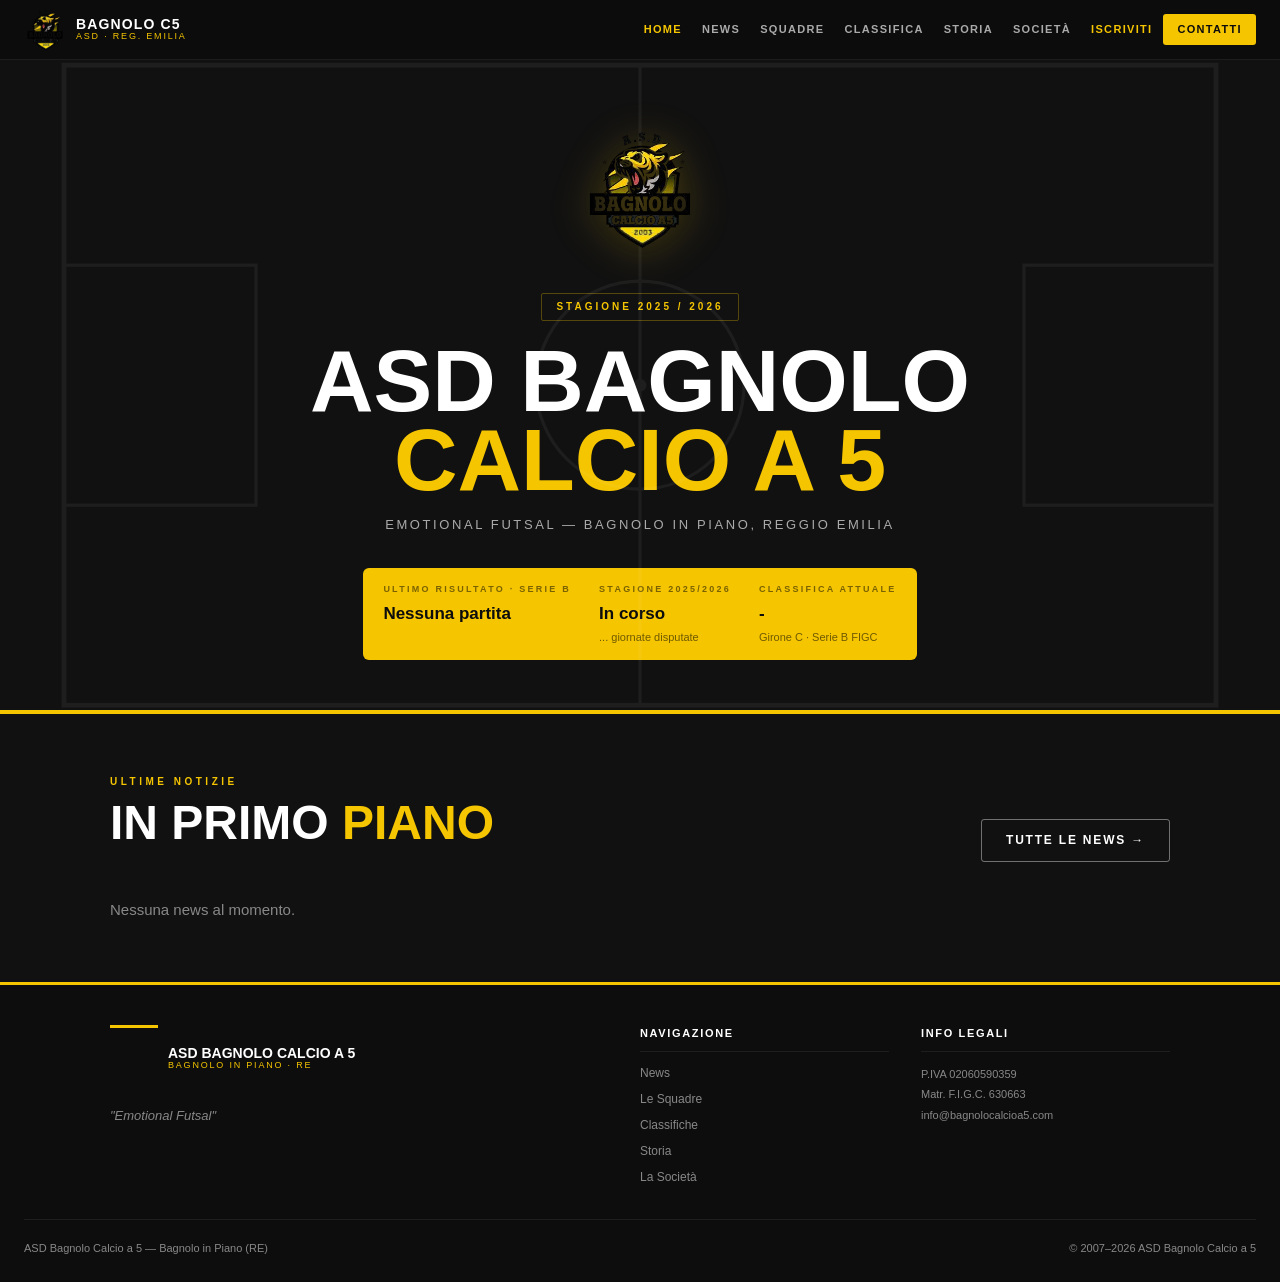
<file: index.html>
﻿<!DOCTYPE html>
<html lang="it">

<head>
  <meta charset="UTF-8">
  <meta name="viewport" content="width=device-width, initial-scale=1.0">
  <meta http-equiv="Content-Security-Policy"
    content="default-src 'self'; script-src 'self' 'unsafe-inline' 'unsafe-eval'; style-src 'self' 'unsafe-inline' https://fonts.googleapis.com; font-src 'self' https://fonts.gstatic.com; img-src 'self' data: https:; connect-src 'self' https://hook.eu1.make.com https://docs.google.com https://*.google.com https://*.googleusercontent.com;">
  <meta name="referrer" content="strict-origin-when-cross-origin">
  <script>
    if (window.top !== window.self) {
      window.top.location = window.self.location;
    }
  </script>
  <title>ASD Bagnolo Calcio a 5 — Emotional Futsal</title>
  <script>
    window.onerror = function (msg, url, lineNo, columnNo, error) {
      document.addEventListener('DOMContentLoaded', function () {
        var err = document.createElement('div');
        err.style.cssText = 'position:fixed;top:0;left:0;right:0;background:red;color:white;z-index:9999;padding:20px;font-size:16px;font-weight:bold;';
        err.innerText = 'ERRORE JS: ' + msg + ' (Linea ' + lineNo + ')';
        document.body.appendChild(err);
      });
      return false;
    };
    window.addEventListener('unhandledrejection', function (event) {
      document.addEventListener('DOMContentLoaded', function () {
        var err = document.createElement('div');
        err.style.cssText = 'position:fixed;top:60px;left:0;right:0;background:orange;color:white;z-index:9999;padding:20px;font-size:16px;font-weight:bold;';
        err.innerText = 'PROMISE ERROR: ' + (event.reason && event.reason.message ? event.reason.message : event.reason);
        document.body.appendChild(err);
      });
    });
  </script>
  <meta name="description"
    content="Sito ufficiale dell'ASD Bagnolo Calcio a 5. Serie B FIGC Girone C. Bagnolo in Piano, Reggio Emilia.">
  <link rel="preconnect" href="https://fonts.googleapis.com">
  <link rel="preconnect" href="https://fonts.gstatic.com" crossorigin>
  <link rel="stylesheet" href="style.css">
  <meta property="og:title" content="ASD Bagnolo Calcio a 5">
  <meta property="og:description" content="Sito ufficiale dell'ASD Bagnolo Calcio a 5. Serie B FIGC Girone C.">
  <meta property="og:image" content="https://bagnolocalcioa5.com/logo.png">
  <meta property="og:url" content="https://bagnolocalcioa5.com/">
  <meta property="og:type" content="website">

  <script type="application/ld+json">
  {
    "@context": "https://schema.org",
    "@type": "SportsOrganization",
    "name": "ASD Bagnolo Calcio a 5",
    "alternateName": "Bagnolo C5",
    "url": "https://bagnolocalcioa5.com/",
    "logo": "https://bagnolocalcioa5.com/logo.png",
    "image": "https://bagnolocalcioa5.com/logo.png",
    "description": "Associazione sportiva dilettantistica di futsal con sede a Bagnolo in Piano, Reggio Emilia. Prima Squadra in Serie B FIGC Girone C.",
    "sport": "Calcio a 5",
    "address": {
      "@type": "PostalAddress",
      "addressLocality": "Bagnolo in Piano",
      "addressRegion": "RE",
      "addressCountry": "IT"
    },
    "email": "info@bagnolocalcioa5.com",
    "sameAs": ["https://bagnolocalcioa5.com/"]
  }
  </script>
</head>

<body>

  <!-- NAV -->
  <nav class="nav">
    <a href="index.html" class="logo">
      <img src="logo.png" alt="ASD Bagnolo C5" class="logo-img">
      <div class="logotext">Bagnolo C5 <small>ASD · REG. EMILIA</small></div>
    </a>
    <button class="hamburger" aria-label="Menu">
      <span></span><span></span><span></span>
    </button>
    <div class="navlinks">
      <a href="index.html">Home</a>
      <a href="news.html">News</a>
      <a href="squadre.html">Squadre</a>
      <a href="classifica.html">Classifica</a>
      <a href="storia.html">Storia</a>
      <a href="societa.html">Società</a>
      <a href="iscrizione.html" style="color:var(--y);font-weight:bold;">Iscriviti</a>
      <a href="contatti.html" class="cta">Contatti</a>
    </div>
  </nav>

  <!-- HERO -->
  <div class="hero-wrap">
    <svg class="hero-field" viewBox="0 0 800 450" preserveAspectRatio="xMidYMid slice">
      <rect x="40" y="25" width="720" height="400" fill="none" stroke="white" stroke-width="3" />
      <line x1="400" y1="25" x2="400" y2="425" stroke="white" stroke-width="2" />
      <circle cx="400" cy="225" r="65" fill="none" stroke="white" stroke-width="2" />
      <circle cx="400" cy="225" r="4" fill="white" />
      <rect x="40" y="150" width="120" height="150" fill="none" stroke="white" stroke-width="2" />
      <rect x="640" y="150" width="120" height="150" fill="none" stroke="white" stroke-width="2" />
    </svg>
    <div class="hero-logo"><img src="logo.png" alt="ASD Bagnolo Calcio a 5" class="logo-img large"></div>
    <div class="hero-badge">Stagione 2025 / 2026</div>
    <div class="hero-title" style="color:#fff;">ASD BAGNOLO</div>
    <div class="hero-title" style="color:var(--y);margin-bottom:16px;">CALCIO A 5</div>
    <div class="hero-sub">Emotional Futsal — Bagnolo in Piano, Reggio Emilia</div>

    <!-- Info Bar -->
    <div class="hero-bar" id="hero-bar-container">
      <div style="text-align:left">
        <div class="hero-bar-label">Ultimo Risultato · Serie B</div>
        <div class="hero-bar-value" id="hero-risultato-testo">Caricamento...</div>
        <div style="display:flex;gap:8px;align-items:center;margin-top:2px" id="hero-risultato-dettaglio">
          <span style="font-size:11px;color:rgba(0,0,0,.55)">...</span>
        </div>
      </div>
      <div style="text-align:left">
        <div class="hero-bar-label">Stagione 2025/2026</div>
        <div class="hero-bar-value" id="hero-stagione-stato">In corso</div>
        <div style="display:flex;gap:8px;align-items:center;margin-top:2px" id="hero-stagione-giornate">
          <span style="font-size:11px;color:rgba(0,0,0,.55)">... giornate disputate</span>
        </div>
      </div>
      <div style="text-align:left">
        <div class="hero-bar-label">Classifica Attuale</div>
        <div class="hero-bar-value" id="hero-classifica-pos">...</div>
        <div style="font-size:11px;color:rgba(0,0,0,.55);margin-top:2px">Girone C · Serie B FIGC</div>
      </div>
    </div>
  </div>

  <!-- ANTEPRIMA NEWS -->
  <section style="background:var(--bg)">
    <div style="max-width:1060px;margin:0 auto">
      <div class="page-header">
        <div>
          <div class="sl">Ultime notizie</div>
          <div class="st">In primo <span>piano</span></div>
        </div>
        <a href="news.html" class="bto">Tutte le news →</a>
      </div>
      <div id="home-news-container"
        style="display:grid;grid-template-columns:repeat(auto-fit,minmax(260px,1fr));gap:18px">
        <!-- JS genererà qui le card -->
      </div>
    </div>
  </section>

  <!-- FOOTER -->
  <footer class="footer">
    <div
      style="max-width:1060px;margin:0 auto;display:grid;grid-template-columns:2fr 1fr 1fr;gap:32px;margin-bottom:32px"
      class="grid-2">
      <div>
        <div style="display:flex;align-items:center;gap:10px;margin-bottom:14px">
          <img src="logo.png" alt="ASD Bagnolo C5" class="logo-img footer">
          <div
            style="font-family:var(--fd);font-weight:800;font-size:14px;text-transform:uppercase;color:#fff;line-height:1.1">
            ASD Bagnolo Calcio a 5<div style="font-size:9px;font-weight:400;color:var(--y);letter-spacing:.2em">BAGNOLO
              IN PIANO · RE</div>
          </div>
        </div>
        <div style="font-style:italic;font-size:13px;color:var(--gr);margin-bottom:14px;font-family:var(--fd)">
          "Emotional Futsal"</div>
      </div>
      <div>
        <div
          style="font-family:var(--fd);font-weight:800;font-size:11px;letter-spacing:.15em;text-transform:uppercase;color:#fff;margin-bottom:12px;padding-bottom:8px;border-bottom:1px solid var(--bd)">
          Navigazione</div>
        <div style="display:flex;flex-direction:column;gap:7px">
          <a href="news.html" style="font-size:12px;color:var(--gr)">News</a>
          <a href="squadre.html" style="font-size:12px;color:var(--gr)">Le Squadre</a>
          <a href="classifica.html" style="font-size:12px;color:var(--gr)">Classifiche</a>
          <a href="storia.html" style="font-size:12px;color:var(--gr)">Storia</a>
          <a href="societa.html" style="font-size:12px;color:var(--gr)">La Società</a>
        </div>
      </div>
      <div>
        <div
          style="font-family:var(--fd);font-weight:800;font-size:11px;letter-spacing:.15em;text-transform:uppercase;color:#fff;margin-bottom:12px;padding-bottom:8px;border-bottom:1px solid var(--bd)">
          Info Legali</div>
        <div style="font-size:11px;color:var(--gr);line-height:1.9">P.IVA 02060590359<br>Matr. F.I.G.C.
          630663<br>info@bagnolocalcioa5.com</div>
      </div>
    </div>
    <div
      style="border-top:1px solid var(--bd);padding-top:20px;display:flex;justify-content:space-between;flex-wrap:wrap;gap:8px">
      <div style="font-size:11px;color:var(--gr)">ASD Bagnolo Calcio a 5 — Bagnolo in Piano (RE)</div>
      <div style="font-size:11px;color:var(--gr)">© 2007–2026 ASD Bagnolo Calcio a 5</div>
    </div>
  </footer>

  <script src="main.js"></script>
</body>

</html>
</file>
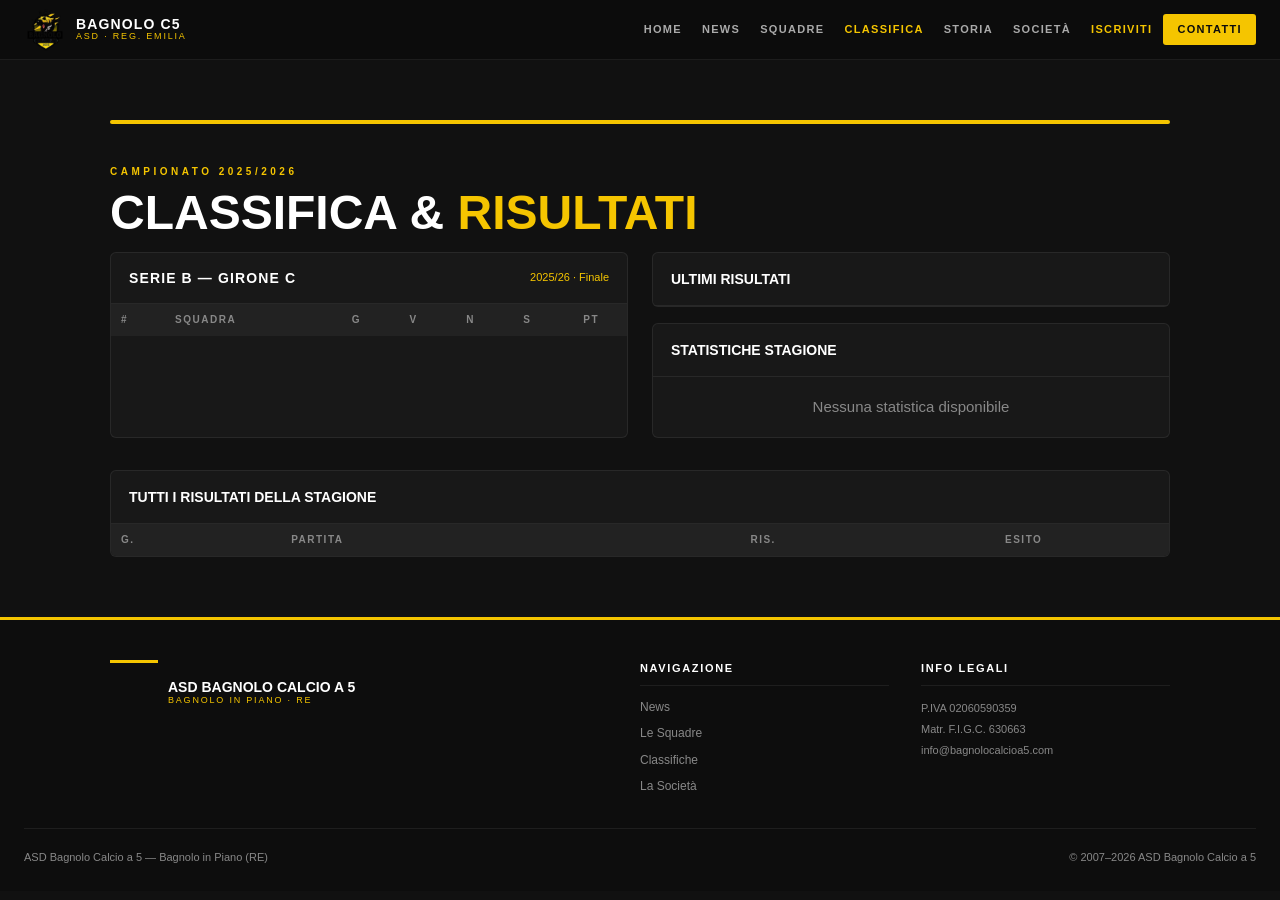
<file: classifica.html>
﻿<!DOCTYPE html>
<html lang="it">

<head>
  <meta charset="UTF-8">
  <meta name="viewport" content="width=device-width, initial-scale=1.0">
  <meta http-equiv="Content-Security-Policy"
    content="default-src 'self'; script-src 'self' 'unsafe-inline' 'unsafe-eval'; style-src 'self' 'unsafe-inline' https://fonts.googleapis.com; font-src 'self' https://fonts.gstatic.com; img-src 'self' data: https:; connect-src 'self' https://hook.eu1.make.com https://docs.google.com https://*.google.com https://*.googleusercontent.com;">
  <meta name="referrer" content="strict-origin-when-cross-origin">
  <script>
    if (window.top !== window.self) {
      window.top.location = window.self.location;
    }
  </script>
  <title>Classifica — ASD Bagnolo Calcio a 5</title>
  <meta name="description" content="Classifica Serie B Girone C 2025/2026 e risultati dell'ASD Bagnolo Calcio a 5.">
  <link rel="preconnect" href="https://fonts.googleapis.com">
  <link rel="preconnect" href="https://fonts.gstatic.com" crossorigin>
  <link rel="stylesheet" href="style.css">
  <meta property="og:title" content="ASD Bagnolo Calcio a 5">
  <meta property="og:description" content="Sito ufficiale dell'ASD Bagnolo Calcio a 5. Serie B FIGC Girone C.">
  <meta property="og:image" content="https://bagnolocalcioa5.com/logo.png">
  <meta property="og:url" content="https://bagnolocalcioa5.com/">
  <meta property="og:type" content="website">
</head>

<body>

  <!-- NAV -->
  <nav class="nav">
    <a href="index.html" class="logo">
      <img src="logo.png" alt="ASD Bagnolo C5" class="logo-img">
      <div class="logotext">Bagnolo C5 <small>ASD · REG. EMILIA</small></div>
    </a>
    <button class="hamburger" aria-label="Menu"><span></span><span></span><span></span></button>
    <div class="navlinks">
      <a href="index.html">Home</a>
      <a href="news.html">News</a>
      <a href="squadre.html">Squadre</a>
      <a href="classifica.html">Classifica</a>
      <a href="storia.html">Storia</a>
      <a href="societa.html">Società</a>
      <a href="iscrizione.html" style="color:var(--y);font-weight:bold;">Iscriviti</a>
      <a href="contatti.html" class="cta">Contatti</a>
    </div>
  </nav>

  <section style="background:var(--bg)">
    <div style="max-width:1060px;margin:0 auto">
      <div style="height:4px;background:var(--y);margin-bottom:40px;border-radius:2px"></div>
      <div class="sl">Campionato 2025/2026</div>
      <div class="st">Classifica & <span>Risultati</span></div>

      <div style="display:grid;grid-template-columns:1fr 1fr;gap:24px;margin-top:8px" class="grid-2">

        <!-- CLASSIFICA -->
        <div style="background:var(--bg2);border:1px solid var(--bd);border-radius:6px;overflow:hidden">
          <div
            style="padding:14px 18px;border-bottom:1px solid var(--bd);display:flex;justify-content:space-between;align-items:center">
            <span
              style="font-family:var(--fd);font-weight:800;font-size:14px;letter-spacing:.08em;text-transform:uppercase;color:#fff">Serie
              B — Girone C</span>
            <span style="font-size:11px;color:var(--y)">2025/26 · Finale</span>
          </div>
          <table>
            <thead>
              <tr>
                <th style="text-align:left">#</th>
                <th style="text-align:left">Squadra</th>
                <th>G</th>
                <th>V</th>
                <th>N</th>
                <th>S</th>
                <th>Pt</th>
              </tr>
            </thead>
            <tbody id="classifica-body"></tbody>
          </table>
        </div>

        <!-- RISULTATI E CALENDARIO -->
        <div style="display:flex;flex-direction:column;gap:16px">

          <!-- Ultimi Risultati -->
          <div style="background:var(--bg2);border:1px solid var(--bd);border-radius:6px;overflow:hidden">
            <div style="padding:14px 18px;border-bottom:1px solid var(--bd)">
              <span
                style="font-family:var(--fd);font-weight:800;font-size:14px;text-transform:uppercase;color:#fff">Ultimi
                Risultati</span>
            </div>
            <table>
              <tbody id="ultimi-risultati-body">
                <!-- JS genererà qui i risultati -->
              </tbody>
            </table>
          </div>

          <!-- Statistiche Stagione -->
          <div style="background:var(--bg2);border:1px solid var(--bd);border-radius:6px;overflow:hidden">
            <div style="padding:14px 18px;border-bottom:1px solid var(--bd)">
              <span
                style="font-family:var(--fd);font-weight:800;font-size:14px;text-transform:uppercase;color:#fff">Statistiche
                Stagione</span>
            </div>
            <div id="statistiche-stagione"
              style="padding:18px;display:grid;grid-template-columns:repeat(3,1fr);gap:14px;text-align:center">
              <!-- JS genererà qui le statistiche -->
            </div>
          </div>

        </div>
      </div>

      <!-- TUTTI I RISULTATI -->
      <div style="margin-top:32px;background:var(--bg2);border:1px solid var(--bd);border-radius:6px;overflow:hidden">
        <div style="padding:14px 18px;border-bottom:1px solid var(--bd)">
          <span style="font-family:var(--fd);font-weight:800;font-size:14px;text-transform:uppercase;color:#fff">Tutti i
            risultati della stagione</span>
        </div>
        <table>
          <thead>
            <tr>
              <th style="text-align:left">G.</th>
              <th style="text-align:left">Partita</th>
              <th>Ris.</th>
              <th>Esito</th>
            </tr>
          </thead>
          <tbody id="tutti-risultati-body">
            <!-- JS genererà qui i risultati -->
          </tbody>
        </table>
      </div>

    </div>
  </section>

  <!-- FOOTER -->
  <footer class="footer">
    <div
      style="max-width:1060px;margin:0 auto;display:grid;grid-template-columns:2fr 1fr 1fr;gap:32px;margin-bottom:32px"
      class="grid-2">
      <div>
        <div style="display:flex;align-items:center;gap:10px;margin-bottom:14px">
          <img src="logo.png" alt="ASD Bagnolo C5" class="logo-img footer">
          <div
            style="font-family:var(--fd);font-weight:800;font-size:14px;text-transform:uppercase;color:#fff;line-height:1.1">
            ASD Bagnolo Calcio a 5<div style="font-size:9px;font-weight:400;color:var(--y);letter-spacing:.2em">BAGNOLO
              IN PIANO · RE</div>
          </div>
        </div>
      </div>
      <div>
        <div
          style="font-family:var(--fd);font-weight:800;font-size:11px;letter-spacing:.15em;text-transform:uppercase;color:#fff;margin-bottom:12px;padding-bottom:8px;border-bottom:1px solid var(--bd)">
          Navigazione</div>
        <div style="display:flex;flex-direction:column;gap:7px">
          <a href="news.html" style="font-size:12px;color:var(--gr)">News</a>
          <a href="squadre.html" style="font-size:12px;color:var(--gr)">Le Squadre</a>
          <a href="classifica.html" style="font-size:12px;color:var(--gr)">Classifiche</a>
          <a href="societa.html" style="font-size:12px;color:var(--gr)">La Società</a>
        </div>
      </div>
      <div>
        <div
          style="font-family:var(--fd);font-weight:800;font-size:11px;letter-spacing:.15em;text-transform:uppercase;color:#fff;margin-bottom:12px;padding-bottom:8px;border-bottom:1px solid var(--bd)">
          Info Legali</div>
        <div style="font-size:11px;color:var(--gr);line-height:1.9">P.IVA 02060590359<br>Matr. F.I.G.C.
          630663<br>info@bagnolocalcioa5.com</div>
      </div>
    </div>
    <div
      style="border-top:1px solid var(--bd);padding-top:20px;display:flex;justify-content:space-between;flex-wrap:wrap;gap:8px">
      <div style="font-size:11px;color:var(--gr)">ASD Bagnolo Calcio a 5 — Bagnolo in Piano (RE)</div>
      <div style="font-size:11px;color:var(--gr)">© 2007–2026 ASD Bagnolo Calcio a 5</div>
    </div>
  </footer>

  <script src="main.js"></script>
</body>

</html>
</file>
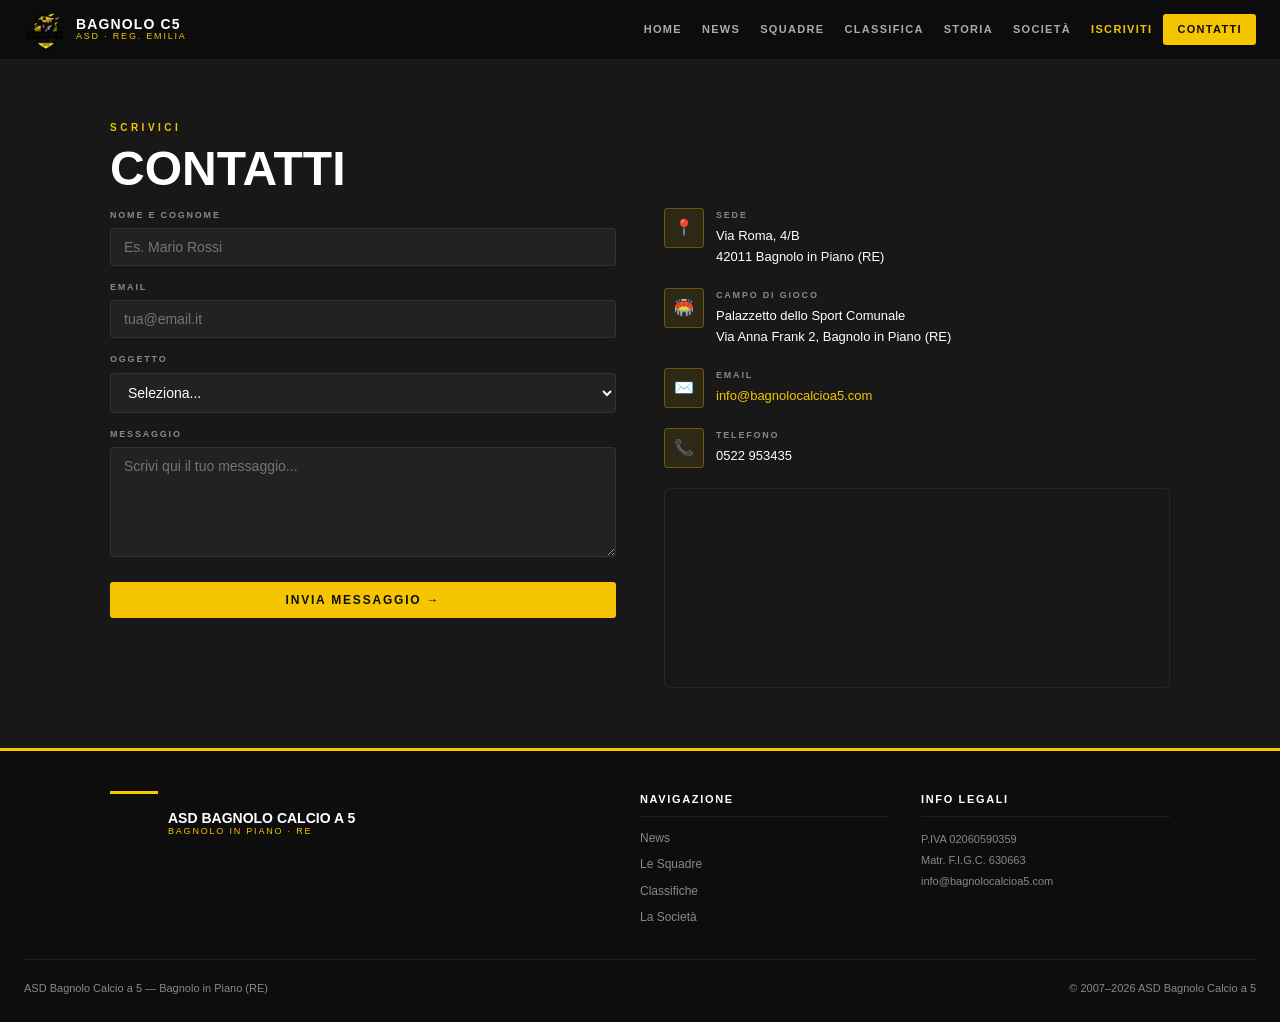
<file: contatti.html>
<!DOCTYPE html>
<html lang="it">

<head>
  <meta charset="UTF-8">
  <meta name="viewport" content="width=device-width, initial-scale=1.0">
  <meta http-equiv="Content-Security-Policy"
    content="default-src 'self'; script-src 'self' 'unsafe-inline' 'unsafe-eval'; style-src 'self' 'unsafe-inline' https://fonts.googleapis.com; font-src 'self' https://fonts.gstatic.com; img-src 'self' data: https:; connect-src 'self' https://hook.eu1.make.com https://docs.google.com https://*.google.com https://*.googleusercontent.com;">
  <meta name="referrer" content="strict-origin-when-cross-origin">
  <script>
    if (window.top !== window.self) {
      window.top.location = window.self.location;
    }
  </script>
  <title>Contatti — ASD Bagnolo Calcio a 5</title>
  <meta name="description"
    content="Contatta l'ASD Bagnolo Calcio a 5. Palazzetto dello Sport, Via Anna Frank 2, Bagnolo in Piano (RE). Tel. 0522 953435.">
  <link rel="preconnect" href="https://fonts.googleapis.com">
  <link rel="preconnect" href="https://fonts.gstatic.com" crossorigin>
  <link rel="stylesheet" href="style.css">
  <meta property="og:title" content="ASD Bagnolo Calcio a 5">
  <meta property="og:description" content="Sito ufficiale dell'ASD Bagnolo Calcio a 5. Serie B FIGC Girone C.">
  <meta property="og:image" content="https://bagnolocalcioa5.com/logo.png">
  <meta property="og:url" content="https://bagnolocalcioa5.com/">
  <meta property="og:type" content="website">
</head>

<body>

  <!-- NAV -->
  <nav class="nav">
    <a href="index.html" class="logo">
      <img src="logo.png" alt="ASD Bagnolo C5" class="logo-img">
      <div class="logotext">Bagnolo C5 <small>ASD · REG. EMILIA</small></div>
    </a>
    <button class="hamburger" aria-label="Menu"><span></span><span></span><span></span></button>
    <div class="navlinks">
      <a href="index.html">Home</a>
      <a href="news.html">News</a>
      <a href="squadre.html">Squadre</a>
      <a href="classifica.html">Classifica</a>
      <a href="storia.html">Storia</a>
      <a href="societa.html">Società</a>
      <a href="iscrizione.html" style="color:var(--y);font-weight:bold;">Iscriviti</a>
      <a href="contatti.html" class="cta">Contatti</a>
    </div>
  </nav>

  <section style="background:var(--bg2)">
    <div style="max-width:1060px;margin:0 auto">
      <div class="sl">Scrivici</div>
      <div class="st">Contatti</div>
      <div style="display:grid;grid-template-columns:1fr 1fr;gap:48px;margin-top:8px;align-items:start" class="grid-2">

        <!-- FORM -->
        <form id="form-contatti">
          <div style="margin-bottom:14px">
            <label
              style="display:block;font-family:var(--fd);font-weight:700;font-size:9px;letter-spacing:.2em;text-transform:uppercase;color:var(--gr);margin-bottom:6px">Nome
              e Cognome</label>
            <input type="text" id="contatti-nome" name="nome" placeholder="Es. Mario Rossi" required>
          </div>
          <div style="margin-bottom:14px">
            <label
              style="display:block;font-family:var(--fd);font-weight:700;font-size:9px;letter-spacing:.2em;text-transform:uppercase;color:var(--gr);margin-bottom:6px">Email</label>
            <input type="email" id="contatti-email" name="email" placeholder="tua@email.it" required>
          </div>
          <div style="margin-bottom:14px">
            <label
              style="display:block;font-family:var(--fd);font-weight:700;font-size:9px;letter-spacing:.2em;text-transform:uppercase;color:var(--gr);margin-bottom:6px">Oggetto</label>
            <select id="contatti-oggetto" name="oggetto" required>
              <option value="">Seleziona...</option>
              <option>Informazioni generali</option>
              <option>Iscrizioni settore giovanile</option>
              <option>Sponsorizzazioni</option>
              <option>Baby Bagnolo</option>
            </select>
          </div>
          <div style="margin-bottom:18px">
            <label
              style="display:block;font-family:var(--fd);font-weight:700;font-size:9px;letter-spacing:.2em;text-transform:uppercase;color:var(--gr);margin-bottom:6px">Messaggio</label>
            <textarea id="contatti-messaggio" name="messaggio" placeholder="Scrivi qui il tuo messaggio..."
              required></textarea>
          </div>
          <button type="submit" class="btn" style="width:100%">Invia Messaggio →</button>
          <div id="contatti-feedback"></div>
        </form>

        <!-- INFO CONTATTO -->
        <div style="display:flex;flex-direction:column;gap:20px">
          <div style="display:flex;gap:12px">
            <div
              style="width:40px;height:40px;background:rgba(245,197,0,.1);border:1px solid var(--bdy);border-radius:4px;display:flex;align-items:center;justify-content:center;flex-shrink:0;font-size:16px">
              📍</div>
            <div>
              <div
                style="font-family:var(--fd);font-weight:700;font-size:9px;letter-spacing:.2em;text-transform:uppercase;color:var(--gr);margin-bottom:4px">
                Sede</div>
              <div style="font-size:13px;color:#fff">Via Roma, 4/B<br>42011 Bagnolo in Piano (RE)</div>
            </div>
          </div>
          <div style="display:flex;gap:12px">
            <div
              style="width:40px;height:40px;background:rgba(245,197,0,.1);border:1px solid var(--bdy);border-radius:4px;display:flex;align-items:center;justify-content:center;flex-shrink:0;font-size:16px">
              🏟️</div>
            <div>
              <div
                style="font-family:var(--fd);font-weight:700;font-size:9px;letter-spacing:.2em;text-transform:uppercase;color:var(--gr);margin-bottom:4px">
                Campo di Gioco</div>
              <div style="font-size:13px;color:#fff">Palazzetto dello Sport Comunale<br>Via Anna Frank 2, Bagnolo in
                Piano (RE)</div>
            </div>
          </div>
          <div style="display:flex;gap:12px">
            <div
              style="width:40px;height:40px;background:rgba(245,197,0,.1);border:1px solid var(--bdy);border-radius:4px;display:flex;align-items:center;justify-content:center;flex-shrink:0;font-size:16px">
              ✉️</div>
            <div>
              <div
                style="font-family:var(--fd);font-weight:700;font-size:9px;letter-spacing:.2em;text-transform:uppercase;color:var(--gr);margin-bottom:4px">
                Email</div>
              <div style="font-size:13px;color:var(--y)">info@bagnolocalcioa5.com</div>
            </div>
          </div>
          <div style="display:flex;gap:12px">
            <div
              style="width:40px;height:40px;background:rgba(245,197,0,.1);border:1px solid var(--bdy);border-radius:4px;display:flex;align-items:center;justify-content:center;flex-shrink:0;font-size:16px">
              📞</div>
            <div>
              <div
                style="font-family:var(--fd);font-weight:700;font-size:9px;letter-spacing:.2em;text-transform:uppercase;color:var(--gr);margin-bottom:4px">
                Telefono</div>
              <div style="font-size:13px;color:#fff">0522 953435</div>
            </div>
          </div>


          <!-- Google Maps Embed -->
          <div style="border-radius:6px;overflow:hidden;border:1px solid var(--bd);height:200px">
            <iframe
              src="https://maps.google.com/maps?q=Via+Anna+Frank+2+Bagnolo+in+Piano+RE&t=&z=15&ie=UTF8&iwloc=&output=embed"
              width="100%" height="200" style="border:0;" allowfullscreen="" loading="lazy"
              referrerpolicy="no-referrer-when-downgrade"></iframe>
          </div>
        </div>

      </div>
    </div>
  </section>

  <!-- FOOTER -->
  <footer class="footer">
    <div
      style="max-width:1060px;margin:0 auto;display:grid;grid-template-columns:2fr 1fr 1fr;gap:32px;margin-bottom:32px"
      class="grid-2">
      <div>
        <div style="display:flex;align-items:center;gap:10px;margin-bottom:14px">
          <img src="logo.png" alt="ASD Bagnolo C5" class="logo-img footer">
          <div
            style="font-family:var(--fd);font-weight:800;font-size:14px;text-transform:uppercase;color:#fff;line-height:1.1">
            ASD Bagnolo Calcio a 5<div style="font-size:9px;font-weight:400;color:var(--y);letter-spacing:.2em">BAGNOLO
              IN PIANO · RE</div>
          </div>
        </div>
      </div>
      <div>
        <div
          style="font-family:var(--fd);font-weight:800;font-size:11px;letter-spacing:.15em;text-transform:uppercase;color:#fff;margin-bottom:12px;padding-bottom:8px;border-bottom:1px solid var(--bd)">
          Navigazione</div>
        <div style="display:flex;flex-direction:column;gap:7px">
          <a href="news.html" style="font-size:12px;color:var(--gr)">News</a>
          <a href="squadre.html" style="font-size:12px;color:var(--gr)">Le Squadre</a>
          <a href="classifica.html" style="font-size:12px;color:var(--gr)">Classifiche</a>
          <a href="societa.html" style="font-size:12px;color:var(--gr)">La Società</a>
        </div>
      </div>
      <div>
        <div
          style="font-family:var(--fd);font-weight:800;font-size:11px;letter-spacing:.15em;text-transform:uppercase;color:#fff;margin-bottom:12px;padding-bottom:8px;border-bottom:1px solid var(--bd)">
          Info Legali</div>
        <div style="font-size:11px;color:var(--gr);line-height:1.9">P.IVA 02060590359<br>Matr. F.I.G.C.
          630663<br>info@bagnolocalcioa5.com</div>
      </div>
    </div>
    <div
      style="border-top:1px solid var(--bd);padding-top:20px;display:flex;justify-content:space-between;flex-wrap:wrap;gap:8px">
      <div style="font-size:11px;color:var(--gr)">ASD Bagnolo Calcio a 5 — Bagnolo in Piano (RE)</div>
      <div style="font-size:11px;color:var(--gr)">© 2007–2026 ASD Bagnolo Calcio a 5</div>
    </div>
  </footer>

  <script src="main.js"></script>
</body>

</html>
</file>
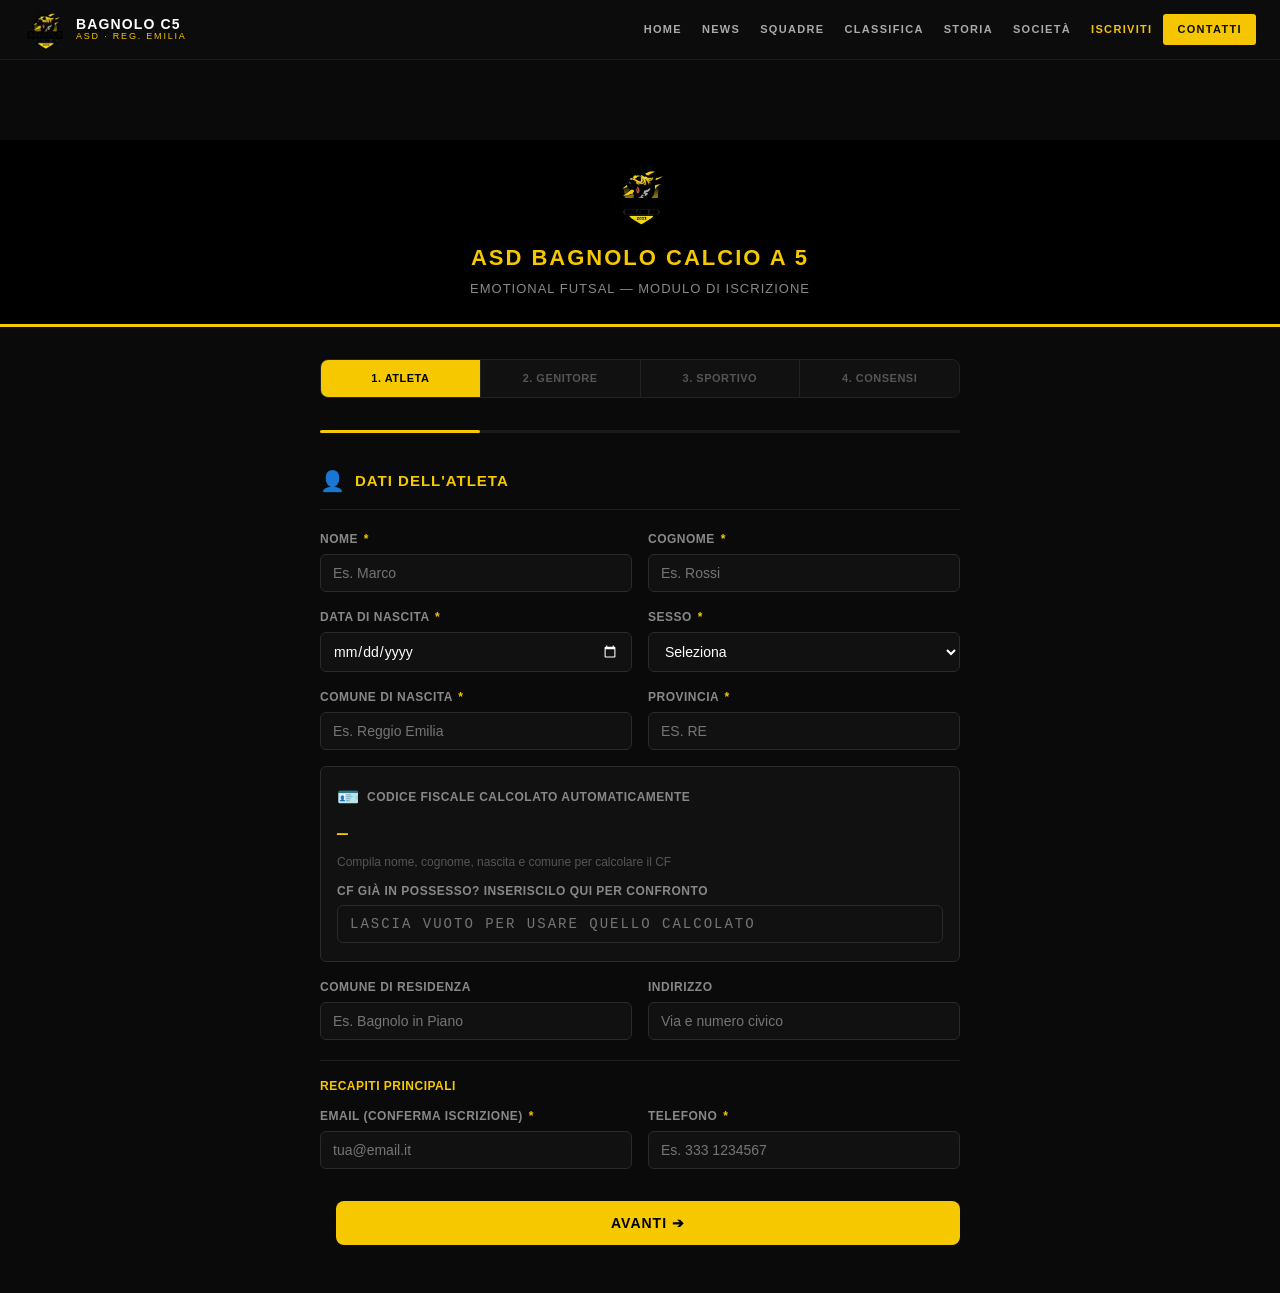
<file: iscrizione.html>
﻿<!DOCTYPE html>
<html lang="it">

<head>
  <meta charset="UTF-8">
  <meta name="viewport" content="width=device-width, initial-scale=1.0">
  <meta http-equiv="Content-Security-Policy"
    content="default-src 'self'; script-src 'self' 'unsafe-inline' 'unsafe-eval'; style-src 'self' 'unsafe-inline' https://fonts.googleapis.com; font-src 'self' https://fonts.gstatic.com; img-src 'self' data: https:; connect-src 'self' https://hook.eu1.make.com https://docs.google.com https://*.google.com https://*.googleusercontent.com;">
  <meta name="referrer" content="strict-origin-when-cross-origin">
  <script>
    if (window.top !== window.self) {
      window.top.location = window.self.location;
    }
  </script>
  <title>Modulo di Iscrizione — ASD Bagnolo Calcio a 5</title>
  <meta name="description" content="Modulo di iscrizione online per l'ASD Bagnolo Calcio a 5.">

  <!-- Includo il foglio di stile globale del sito per la Nav e il Footer -->
  <link rel="preconnect" href="https://fonts.googleapis.com">
  <link rel="preconnect" href="https://fonts.gstatic.com" crossorigin>
  <link rel="stylesheet" href="style.css">

  <!-- Stili specifici del modulo forniti da te -->
  <style>
    /* Ho rimosso il reset globale * { margin: 0; padding: 0 } per non rompere la navbar esistente, 
       ma mantengo lo stile specifico per il modulo */
    .wrap {
      background: #0a0a0a;
      min-height: 100vh;
      font-family: var(--fd, 'Inter', sans-serif);
      color: #fff;
      padding: 0 0 3rem;
    }

    .modulo-header {
      background: #000;
      border-bottom: 3px solid #F5C800;
      padding: 1.5rem;
      text-align: center;
    }

    .modulo-header img {
      height: 64px;
      margin-bottom: 0.75rem;
      display: block;
      margin-left: auto;
      margin-right: auto;
    }

    .modulo-header h1 {
      font-size: 22px;
      font-weight: 700;
      color: #F5C800;
      letter-spacing: 2px;
      text-transform: uppercase;
      font-family: var(--fd, sans-serif);
    }

    .modulo-header p {
      font-size: 13px;
      color: #888;
      margin-top: 4px;
      letter-spacing: 1px;
      text-transform: uppercase;
    }

    .form-wrap {
      max-width: 680px;
      margin: 0 auto;
      padding: 2rem 1.25rem 0;
      box-sizing: border-box;
    }

    .step-bar {
      display: flex;
      gap: 0;
      margin-bottom: 2rem;
      border-radius: 8px;
      overflow: hidden;
      border: 1px solid #222;
    }

    .step {
      flex: 1;
      padding: 0.6rem 0.5rem;
      text-align: center;
      font-size: 11px;
      font-weight: 600;
      letter-spacing: 0.5px;
      text-transform: uppercase;
      color: #555;
      background: #111;
      cursor: pointer;
      transition: all 0.2s;
      border-right: 1px solid #222;
    }

    .step:last-child {
      border-right: none;
    }

    .step.active {
      background: #F5C800;
      color: #000;
    }

    .step.done {
      background: #1a1600;
      color: #F5C800;
    }

    .section {
      display: none;
    }

    .section.visible {
      display: block;
    }

    .section-title {
      display: flex;
      align-items: center;
      gap: 10px;
      margin-bottom: 1.25rem;
      padding-bottom: 0.75rem;
      border-bottom: 1px solid #1e1e1e;
    }

    .section-title i {
      color: #F5C800;
      font-size: 20px;
    }

    .section-title span {
      font-size: 15px;
      font-weight: 600;
      color: #F5C800;
      text-transform: uppercase;
      letter-spacing: 1px;
    }

    .form-row {
      display: grid;
      grid-template-columns: 1fr 1fr;
      gap: 1rem;
      margin-bottom: 1rem;
    }

    .form-row.full {
      grid-template-columns: 1fr;
    }

    .form-row.three {
      grid-template-columns: 1fr 1fr 1fr;
    }

    .field {
      display: flex;
      flex-direction: column;
      gap: 5px;
    }

    .form-wrap label {
      font-size: 12px;
      font-weight: 600;
      color: #888;
      text-transform: uppercase;
      letter-spacing: 0.5px;
    }

    .form-wrap label .req {
      color: #F5C800;
      margin-left: 2px;
    }

    .form-wrap input,
    .form-wrap select,
    .form-wrap textarea {
      background: #111;
      border: 1px solid #2a2a2a;
      border-radius: 6px;
      color: #fff;
      font-size: 14px;
      padding: 10px 12px;
      width: 100%;
      outline: none;
      transition: border-color 0.2s;
      font-family: inherit;
      box-sizing: border-box;
    }

    .form-wrap input:focus,
    .form-wrap select:focus,
    .form-wrap textarea:focus {
      border-color: #F5C800;
    }

    .form-wrap input.error,
    .form-wrap select.error,
    .form-wrap textarea.error {
      border-color: #e24b4a;
    }

    .form-wrap input.ok {
      border-color: #3B6D11;
    }

    .form-wrap select option {
      background: #111;
    }

    .form-wrap textarea {
      resize: vertical;
      min-height: 80px;
    }

    .hint {
      font-size: 11px;
      color: #555;
      margin-top: 2px;
    }

    .hint.yellow {
      color: #F5C800;
    }

    .cf-box {
      background: #111;
      border: 1px solid #2a2a2a;
      border-radius: 6px;
      padding: 1rem;
      margin-bottom: 1rem;
    }

    .cf-result {
      font-size: 18px;
      font-weight: 700;
      color: #F5C800;
      letter-spacing: 3px;
      font-family: monospace;
      margin-top: 0.5rem;
      min-height: 28px;
    }

    .cf-status {
      font-size: 12px;
      color: #555;
      margin-top: 4px;
    }

    .cf-status.ok {
      color: #639922;
    }

    .checkbox-group {
      display: flex;
      flex-direction: column;
      gap: 10px;
      margin-bottom: 1rem;
    }

    .check-row {
      display: flex;
      align-items: flex-start;
      gap: 10px;
    }

    .check-row input[type="checkbox"] {
      width: 18px;
      height: 18px;
      min-width: 18px;
      accent-color: #F5C800;
      margin-top: 1px;
      cursor: pointer;
    }

    .check-label {
      font-size: 13px;
      color: #ccc;
      line-height: 1.4;
      cursor: pointer;
    }

    .check-label a {
      color: #F5C800;
      text-decoration: none;
    }

    .form-nav {
      display: flex;
      gap: 1rem;
      margin-top: 2rem;
    }

    .form-btn {
      flex: 1;
      padding: 14px;
      border-radius: 8px;
      font-size: 14px;
      font-weight: 700;
      text-transform: uppercase;
      letter-spacing: 1px;
      cursor: pointer;
      border: none;
      transition: all 0.2s;
      font-family: inherit;
    }

    .btn-back {
      background: #111;
      color: #888;
      border: 1px solid #2a2a2a;
    }

    .btn-back:hover {
      border-color: #555;
      color: #ccc;
    }

    .btn-next {
      background: #F5C800;
      color: #000;
    }

    .btn-next:hover {
      background: #ffd700;
    }

    .btn-submit {
      background: #F5C800;
      color: #000;
    }

    .btn-submit:hover {
      background: #ffd700;
    }

    .progress {
      height: 3px;
      background: #1a1a1a;
      margin-bottom: 2rem;
      border-radius: 2px;
    }

    .progress-fill {
      height: 100%;
      background: #F5C800;
      border-radius: 2px;
      transition: width 0.3s;
    }

    .success-screen {
      display: none;
      text-align: center;
      padding: 3rem 1rem;
    }

    .success-screen.visible {
      display: block;
    }

    .success-icon {
      width: 72px;
      height: 72px;
      background: #1a1600;
      border: 2px solid #F5C800;
      border-radius: 50%;
      display: flex;
      align-items: center;
      justify-content: center;
      margin: 0 auto 1.5rem;
    }

    .success-icon i {
      color: #F5C800;
      font-size: 32px;
      font-style: normal;
    }

    .success-screen h2 {
      color: #F5C800;
      font-size: 22px;
      margin-bottom: 0.5rem;
    }

    .success-screen p {
      color: #888;
      font-size: 14px;
      line-height: 1.6;
    }

    .tag {
      display: inline-block;
      font-size: 10px;
      font-weight: 700;
      background: #1a1600;
      color: #F5C800;
      border: 1px solid #F5C800;
      border-radius: 4px;
      padding: 2px 7px;
      text-transform: uppercase;
      letter-spacing: 0.5px;
      margin-bottom: 0.75rem;
    }

    .file-input-wrapper {
      background: #111;
      border: 1px dashed #333;
      border-radius: 6px;
      padding: 1rem;
      text-align: center;
      margin-top: 0.5rem;
      transition: border-color 0.2s;
    }

    .file-input-wrapper:hover {
      border-color: #555;
    }

    .file-input-wrapper input[type="file"] {
      display: none;
    }

    .file-input-wrapper label {
      cursor: pointer;
      color: #F5C800;
      font-size: 13px;
      font-weight: 600;
      text-transform: none;
      display: inline-block;
      padding: 8px 16px;
      border: 1px solid #F5C800;
      border-radius: 4px;
      transition: all 0.2s;
      letter-spacing: 0.5px;
    }

    .file-input-wrapper label:hover {
      background: #F5C800;
      color: #000;
    }

    .file-name {
      margin-top: 8px;
      font-size: 12px;
      color: #aaa;
      word-break: break-all;
      min-height: 15px;
    }

    .file-input-wrapper.error {
      border-color: #e24b4a;
    }

    @media (max-width: 500px) {
      .form-row {
        grid-template-columns: 1fr;
      }

      .form-row.three {
        grid-template-columns: 1fr 1fr;
      }
    }
  </style>
  <meta property="og:title" content="ASD Bagnolo Calcio a 5">
  <meta property="og:description" content="Sito ufficiale dell'ASD Bagnolo Calcio a 5. Serie B FIGC Girone C.">
  <meta property="og:image" content="https://bagnolocalcioa5.com/logo.png">
  <meta property="og:url" content="https://bagnolocalcioa5.com/">
  <meta property="og:type" content="website">
</head>

<body>

  <!-- NAVBAR GLOBALE DEL SITO -->
  <nav class="nav">
    <a href="index.html" class="logo">
      <img src="logo.png" alt="ASD Bagnolo C5" class="logo-img">
      <div class="logotext">Bagnolo C5 <small>ASD · REG. EMILIA</small></div>
    </a>
    <button class="hamburger" aria-label="Menu">
      <span></span><span></span><span></span>
    </button>
    <div class="navlinks">
      <a href="index.html">Home</a>
      <a href="news.html">News</a>
      <a href="squadre.html">Squadre</a>
      <a href="classifica.html">Classifica</a>
      <a href="storia.html">Storia</a>
      <a href="societa.html">Società</a>
      <a href="iscrizione.html" style="color:var(--y);font-weight:bold;">Iscriviti</a>
      <a href="contatti.html" class="cta">Contatti</a>
    </div>
  </nav>

  <!-- CONTENUTO DEL MODULO DI ISCRIZIONE -->
  <div class="wrap" style="padding-top: 80px;"> <!-- padding-top per evitare sovrapposizione con la navbar -->

    <div class="modulo-header">
      <img src="logo.png" alt="ASD Bagnolo Calcio a 5" onerror="this.style.display='none'">
      <h1>ASD Bagnolo Calcio a 5</h1>
      <p>Emotional Futsal — Modulo di Iscrizione</p>
    </div>

    <div class="form-wrap">
      <div class="step-bar" id="stepBar">
        <div class="step active" data-step="0">1. Atleta</div>
        <div class="step" data-step="1">2. Genitore</div>
        <div class="step" data-step="2">3. Sportivo</div>
        <div class="step" data-step="3">4. Consensi</div>
      </div>
      <div class="progress">
        <div class="progress-fill" id="progressFill" style="width:25%"></div>
      </div>

      <!-- STEP 1: ATLETA -->
      <div class="section visible" id="s0">
        <div class="section-title"><i aria-hidden="true" style="font-style:normal">👤</i><span>Dati dell'Atleta</span>
        </div>
        <div class="form-row">
          <div class="field"><label>Nome <span class="req">*</span></label><input type="text" id="nome"
              placeholder="Es. Marco"></div>
          <div class="field"><label>Cognome <span class="req">*</span></label><input type="text" id="cognome"
              placeholder="Es. Rossi"></div>
        </div>
        <div class="form-row">
          <div class="field"><label>Data di nascita <span class="req">*</span></label><input type="date"
              id="dataNascita"></div>
          <div class="field"><label>Sesso <span class="req">*</span></label>
            <select id="sesso">
              <option value="">Seleziona</option>
              <option value="M">Maschio</option>
              <option value="F">Femmina</option>
            </select>
          </div>
        </div>
        <div class="form-row">
          <div class="field"><label>Comune di nascita <span class="req">*</span></label><input type="text"
              id="comuneNascita" list="comuniList" placeholder="Es. Reggio Emilia" autocomplete="off"></div>
          <div class="field"><label>Provincia <span class="req">*</span></label><input type="text" id="provinciaNascita"
              maxlength="2" placeholder="Es. RE" style="text-transform:uppercase"></div>
        </div>

        <div class="cf-box">
          <div style="display:flex;align-items:center;gap:8px;margin-bottom:8px;">
            <i style="color:#F5C800;font-size:18px;font-style:normal" aria-hidden="true">🪪</i>
            <span style="font-size:12px;font-weight:600;color:#888;text-transform:uppercase;letter-spacing:.5px;">Codice
              Fiscale calcolato automaticamente</span>
          </div>
          <div class="cf-result" id="cfResult">—</div>
          <div class="cf-status" id="cfStatus">Compila nome, cognome, nascita e comune per calcolare il CF</div>
          <div style="margin-top:10px;">
            <label style="margin-bottom:4px;display:block;">CF già in possesso? Inseriscilo qui per confronto</label>
            <input type="text" id="cfManuale" maxlength="16" placeholder="Lascia vuoto per usare quello calcolato"
              style="text-transform:uppercase;font-family:monospace;letter-spacing:2px;">
            <div class="hint" id="cfConfronto"></div>
          </div>
        </div>

        <div class="form-row">
          <div class="field"><label>Comune di residenza</label><input type="text" id="comuneRes" list="comuniList"
              placeholder="Es. Bagnolo in Piano" autocomplete="off"></div>
          <div class="field"><label>Indirizzo</label><input type="text" id="indirizzo"
              placeholder="Via e numero civico"></div>
        </div>

        <div style="margin-top:20px;margin-bottom:10px;border-top:1px solid #1e1e1e;padding-top:16px;">
          <div
            style="font-size:12px;font-weight:600;color:#F5C800;text-transform:uppercase;letter-spacing:.5px;margin-bottom:10px;">
            Recapiti Principali</div>
          <div class="form-row">
            <div class="field"><label>Email (conferma iscrizione) <span class="req">*</span></label><input type="email"
                id="emailContatto" placeholder="tua@email.it"></div>
            <div class="field"><label>Telefono <span class="req">*</span></label><input type="tel" id="telefonoContatto"
                placeholder="Es. 333 1234567"></div>
          </div>
        </div>

        <div class="form-nav">
          <div></div><button class="form-btn btn-next" onclick="nextStep(0)">Avanti ➔</button>
        </div>
      </div>

      <!-- STEP 2: GENITORE -->
      <div class="section" id="s1">
        <div class="section-title"><i aria-hidden="true" style="font-style:normal">👥</i><span>Dati Genitore /
            Tutore</span></div>
        <div class="form-row">
          <div class="field"><label>Nome <span class="req">*</span></label><input type="text" id="gNome"
              placeholder="Es. Giuseppe"></div>
          <div class="field"><label>Cognome <span class="req">*</span></label><input type="text" id="gCognome"
              placeholder="Es. Rossi"></div>
        </div>
        <div class="form-row">
          <div class="field"><label>Relazione <span class="req">*</span></label>
            <select id="gRelazione">
              <option value="">Seleziona</option>
              <option>Padre</option>
              <option>Madre</option>
              <option>Tutore legale</option>
            </select>
          </div>
          <div class="field"><label>Secondo genitore / Emergenza</label><input type="text" id="gEmergenza"
              placeholder="Nome e telefono"></div>
        </div>



        <div class="form-nav">
          <button class="form-btn btn-back" onclick="prevStep(1)">⬅ Indietro</button>
          <button class="form-btn btn-next" onclick="nextStep(1)">Avanti ➔</button>
        </div>
      </div>

      <!-- STEP 3: SPORTIVO -->
      <div class="section" id="s2">
        <div class="section-title"><i aria-hidden="true" style="font-style:normal">⚽</i><span>Informazioni
            Sportive</span></div>
        <div class="form-row full">
          <div class="field"><label>Categoria di interesse <span class="req">*</span></label>
            <select id="categoria">
              <option value="">Seleziona categoria</option>
              <option>Baby (2018-2020)</option>
              <option>Giovanissimi (2015-2017)</option>
              <option>Allievi (2012-2014)</option>
              <option>Under 19 (2007-2011)</option>
              <option>Prima Squadra Maschile</option>
              <option>Squadra Femminile</option>
            </select>
          </div>
        </div>
        <div class="form-row">
          <div class="field"><label>Ha già giocato a calcio a 5?</label>
            <select id="esperienza" onchange="toggleEsperienza()">
              <option value="">Seleziona</option>
              <option value="no">No, prima volta</option>
              <option value="si">Sì</option>
            </select>
          </div>
          <div class="field" id="anniField" style="display:none"><label>Anni di esperienza</label><input type="number"
              id="anni" min="1" max="20" placeholder="Es. 3"></div>
        </div>
        <div class="form-row full" id="societa-field" style="display:none">
          <div class="field"><label>Società precedente</label><input type="text" id="societaPrec"
              placeholder="Nome della società precedente"></div>
        </div>
        <div class="form-row">
          <div class="field"><label>Ruolo preferito</label>
            <select id="ruolo">
              <option value="">Nessuna preferenza</option>
              <option>Portiere</option>
              <option>Pivot</option>
              <option>Ala</option>
              <option>Universale</option>
            </select>
          </div>
          <div class="field"><label>Piede dominante</label>
            <select id="piede">
              <option value="">Seleziona</option>
              <option>Destro</option>
              <option>Sinistro</option>
              <option>Ambidestro</option>
            </select>
          </div>
        </div>
        <div class="form-row full">
          <div class="field"><label>Patologie / allergie / note mediche</label><textarea id="mediche"
              placeholder="Lascia vuoto se non presenti"></textarea></div>
        </div>
        <div class="form-nav">
          <button class="form-btn btn-back" onclick="prevStep(2)">⬅ Indietro</button>
          <button class="form-btn btn-next" onclick="nextStep(2)">Avanti ➔</button>
        </div>
      </div>

      <!-- STEP 4: CONSENSI -->
      <div class="section" id="s3">
        <div class="section-title"><i aria-hidden="true" style="font-style:normal">🛡️</i><span>Privacy &
            Consensi</span></div>
        <div class="checkbox-group">
          <div class="check-row">
            <input type="checkbox" id="c1">
            <label class="check-label" for="c1"><strong>Consenso trattamento dati personali</strong> ai sensi del D.Lgs.
              196/2003 e del GDPR 679/2016. I dati saranno trattati esclusivamente per finalità sportive e
              amministrative da ASD Bagnolo Calcio a 5. <span class="req">*</span></label>
          </div>
          <div class="check-row">
            <input type="checkbox" id="c2">
            <label class="check-label" for="c2"><strong>Consenso pubblicazione immagini</strong> — Autorizzo ASD Bagnolo
              Calcio a 5 a pubblicare foto e video dell'atleta sui canali social e sul sito ufficiale.</label>
          </div>
          <div class="check-row">
            <input type="checkbox" id="c3">
            <label class="check-label" for="c3"><strong>Consenso comunicazioni</strong> — Acconsento a ricevere
              comunicazioni relative ad attività, eventi e notizie del club.</label>
          </div>
          <div class="check-row">
            <input type="checkbox" id="c4">
            <label class="check-label" for="c4">Dichiaro di aver preso visione del regolamento interno del club e di
              accettarne i termini. <span class="req">*</span></label>
          </div>
        </div>

        <div style="background:#111;border:1px solid #2a2a2a;border-radius:8px;padding:1rem;margin-bottom:1rem;">
          <div
            style="font-size:12px;font-weight:600;color:#F5C800;text-transform:uppercase;letter-spacing:.5px;margin-bottom:0.5rem;">
            Riepilogo iscrizione</div>
          <div id="riepilogo" style="font-size:13px;color:#888;line-height:1.8;"></div>
        </div>

        <div class="form-row full">
          <div class="field"><label>Note aggiuntive</label><textarea id="note"
              placeholder="Eventuali richieste o informazioni aggiuntive"></textarea></div>
        </div>

        <div id="iscrizione-feedback"></div>

        <div class="form-nav">
          <button class="form-btn btn-back" id="btnIscrizioneBack" onclick="prevStep(3)">⬅ Indietro</button>
          <button class="form-btn btn-submit" id="btnIscrizioneSubmit" onclick="submitForm()">Invia iscrizione
            ✔</button>
        </div>
      </div>

      <!-- SUCCESS SCREEN -->
      <div class="success-screen" id="successScreen">
        <div class="success-icon"><i aria-hidden="true" style="font-style:normal">✓</i></div>
        <div class="tag">Emotional Futsal</div>
        <h2>Iscrizione inviata!</h2>
        <p style="margin-bottom:12px">Grazie per aver scelto il Bagnolo Calcio a 5.<br>Riceverai una conferma
          all'indirizzo email indicato.</p>
        <p
          style="background:#111;border:1px solid #2a2a2a;padding:10px;border-radius:6px;display:inline-block;margin:10px 0 20px 0;font-size:14px">
          Codice Iscrizione: <strong style="color:#F5C800" id="codiceIscrizioneSuccess"></strong>
        </p>
        <p>Per info: <span style="color:#F5C800">info@bagnolocalcioa5.com</span></p>
        <div style="margin-top:2rem;padding-top:1.5rem;border-top:1px solid #1e1e1e;">
          <div style="font-size:12px;color:#555;">ASD Bagnolo Calcio a 5 · P.IVA 02060590359 · Matricola F.I.G.C. 630663
          </div>
        </div>
      </div>
    </div>
  </div>

  <datalist id="comuniList"></datalist>

  <!-- DATABASE COMUNI ITALIANI -->
  <script src="comuni.js"></script>

  <!-- SCRIPT LOGICA MODULO -->
  <script>
    // --- CONFIGURAZIONE WEBHOOKS MAKE.COM ---
    // Sostituisci questo URL con il tuo webhook generato su Make.com per la sezione iscrizioni
    const URL_WEBHOOK_ISCRIZIONE = "https://hook.eu1.make.com/fxopwl4lz57h6jefnynh7dfh9c5te26r";

    // Popola la tendina dell'autocompletamento con tutti i comuni italiani
    document.addEventListener("DOMContentLoaded", () => {
      const dataList = document.getElementById('comuniList');
      let options = '';
      for (const nomeComune in COMUNI) {
        options += `<option value="${nomeComune}">`;
      }
      dataList.innerHTML = options;
    });

    const MESI = ["A", "B", "C", "D", "E", "H", "L", "M", "P", "R", "S", "T"];
    const CF_ODD = { 0: 1, 1: 0, 2: 5, 3: 7, 4: 9, 5: 13, 6: 15, 7: 17, 8: 19, 9: 21, A: 1, B: 0, C: 5, D: 7, E: 9, F: 13, G: 15, H: 17, I: 19, J: 21, K: 2, L: 4, M: 18, N: 20, O: 11, P: 3, Q: 6, R: 8, S: 12, T: 14, U: 16, V: 10, W: 22, X: 25, Y: 24, Z: 23 };
    const CF_EVEN = { 0: 0, 1: 1, 2: 2, 3: 3, 4: 4, 5: 5, 6: 6, 7: 7, 8: 8, 9: 9, A: 0, B: 1, C: 2, D: 3, E: 4, F: 5, G: 6, H: 7, I: 8, J: 9, K: 10, L: 11, M: 12, N: 13, O: 14, P: 15, Q: 16, R: 17, S: 18, T: 19, U: 20, V: 21, W: 22, X: 23, Y: 24, Z: 25 };

    function consonants(s) { return s.toUpperCase().replace(/[^A-Z]/g, '').replace(/[AEIOU]/g, ''); }
    function vowels(s) { return s.toUpperCase().replace(/[^AEIOU]/g, ''); }

    function codCognome(c) {
      let r = consonants(c) + vowels(c) + "XXX";
      return r.substring(0, 3);
    }
    function codNome(n) {
      let con = consonants(n);
      if (con.length >= 4) return con[0] + con[2] + con[3];
      let r = con + vowels(n) + "XXX";
      return r.substring(0, 3);
    }
    function checkChar(cf15) {
      let s = 0;
      for (let i = 0; i < 15; i++) {
        let c = cf15[i];
        s += (i % 2 === 0) ? (CF_ODD[c] || 0) : (CF_EVEN[c] || 0);
      }
      return String.fromCharCode(65 + (s % 26));
    }

    function calcolaCF() {
      const nome = document.getElementById('nome').value.trim();
      const cognome = document.getElementById('cognome').value.trim();
      const data = document.getElementById('dataNascita').value;
      const sesso = document.getElementById('sesso').value;
      const comune = document.getElementById('comuneNascita').value.trim().toUpperCase();
      const res = document.getElementById('cfResult');
      const status = document.getElementById('cfStatus');
      if (!nome || !cognome || !data || !sesso || !comune) {
        res.textContent = '—';
        status.textContent = 'Compila nome, cognome, nascita e comune per calcolare il CF';
        status.className = 'cf-status';
        return;
      }
      const codComune = COMUNI[comune];
      if (!codComune) {
        res.textContent = '—';
        status.textContent = 'Comune non trovato nel database — inserisci il CF manualmente';
        status.className = 'cf-status';
        return;
      }
      const d = new Date(data);
      const anno = String(d.getFullYear()).slice(-2);
      const mese = MESI[d.getMonth()];
      let giorno = d.getDate();
      if (sesso === 'F') giorno += 40;
      const gg = String(giorno).padStart(2, '0');
      const cf15 = (codCognome(cognome) + codNome(nome) + anno + mese + gg + codComune).toUpperCase();
      const cf = cf15 + checkChar(cf15);
      res.textContent = cf;
      status.textContent = '✓ Codice fiscale calcolato correttamente';
      status.className = 'cf-status ok';
      confrontaCF();
    }

    function confrontaCF() {
      const calcolato = document.getElementById('cfResult').textContent;
      const manuale = document.getElementById('cfManuale').value.trim().toUpperCase();
      const hint = document.getElementById('cfConfronto');
      if (!manuale || calcolato === '—') { hint.textContent = ''; return; }
      if (manuale === calcolato) {
        hint.textContent = '✓ Il CF inserito corrisponde a quello calcolato';
        hint.style.color = '#639922';
      } else {
        hint.textContent = '⚠ Il CF inserito è diverso da quello calcolato — controlla i dati';
        hint.style.color = '#e24b4a';
      }
    }

    function toggleEsperienza() {
      const v = document.getElementById('esperienza').value;
      document.getElementById('anniField').style.display = v === 'si' ? 'flex' : 'none';
      document.getElementById('societa-field').style.display = v === 'si' ? 'block' : 'none';
    }

    function getEta() {
      const dataNascitaVal = document.getElementById('dataNascita').value;
      if (!dataNascitaVal) return 0;
      const d = new Date(dataNascitaVal);
      const oggi = new Date();
      let eta = oggi.getFullYear() - d.getFullYear();
      const m = oggi.getMonth() - d.getMonth();
      if (m < 0 || (m === 0 && oggi.getDate() < d.getDate())) {
        eta--;
      }
      return eta;
    }



    function aggiornaStepBar() {
      const eta = getEta();
      const stepGenitore = document.querySelector('[data-step="1"]');
      const stepSportivo = document.querySelector('[data-step="2"]');
      const stepConsensi = document.querySelector('[data-step="3"]');

      if (eta >= 18) {
        stepGenitore.style.display = 'none';
        stepSportivo.textContent = '2. Sportivo';
        stepConsensi.textContent = '3. Consensi';
      } else {
        stepGenitore.style.display = 'block';
        stepSportivo.textContent = '3. Sportivo';
        stepConsensi.textContent = '4. Consensi';
      }
    }

    document.getElementById('dataNascita').addEventListener('change', aggiornaStepBar);

    let currentStep = 0;
    const steps = ['s0', 's1', 's2', 's3'];

    function showStep(n) {
      steps.forEach((s, i) => {
        document.getElementById(s).classList.toggle('visible', i === n);
        const el = document.querySelector(`[data-step="${i}"]`);
        el.classList.toggle('active', i === n);
        el.classList.toggle('done', i < n);
      });

      const eta = getEta();
      let width = 0;
      if (eta >= 18) {
        if (n === 0) width = 33;
        if (n === 2) width = 66;
        if (n === 3) width = 100;
      } else {
        const pct = [25, 50, 75, 100];
        width = pct[n];
      }
      document.getElementById('progressFill').style.width = width + '%';

      currentStep = n;
      window.scrollTo({ top: 0, behavior: 'smooth' }); // Scrolla in alto quando si cambia step
    }

    // ---- Validatori Regex ----
    const REGEX = {
      nome: /^[A-Za-z\u00C0-\u017E\s'\-]{2,50}$/,
      email: /^[^\s@]+@[^\s@]+\.[^\s@]{2,}$/,
      telefono: /^(\+?39)?[\s\-]?3\d{2}[\s\-]?\d{6,7}$|^0\d{1,4}[\s\-]?\d{5,10}$/,
      cf: /^[A-Z]{6}[0-9]{2}[A-Z][0-9]{2}[A-Z][0-9]{3}[A-Z]$/i,
      provincia: /^[A-Z]{2}$/i
    };

    function validateField(el, regex, errorMsg) {
      const val = el.value.trim();
      if (!val) { el.classList.add('error'); el.title = 'Campo obbligatorio'; return false; }
      if (regex && !regex.test(val)) { el.classList.add('error'); el.title = errorMsg || 'Formato non valido'; return false; }
      el.classList.remove('error'); el.title = '';
      return true;
    }

    function validate(step) {
      if (step === 0) {
        let ok = true;
        const reqFields = ['nome', 'cognome', 'dataNascita', 'sesso', 'comuneNascita', 'provinciaNascita'];
        reqFields.forEach(id => {
          const el = document.getElementById(id);
          if (!el.value.trim()) { el.classList.add('error'); ok = false; } else el.classList.remove('error');
        });
        // Validazione regex specifica
        const nomeEl = document.getElementById('nome');
        const cognEl = document.getElementById('cognome');
        const emailEl = document.getElementById('emailContatto');
        const telEl = document.getElementById('telefonoContatto');
        const provEl = document.getElementById('provinciaNascita');
        if (!validateField(nomeEl, REGEX.nome, 'Solo lettere e spazi (2-50 caratteri)')) ok = false;
        if (!validateField(cognEl, REGEX.nome, 'Solo lettere e spazi (2-50 caratteri)')) ok = false;
        if (!validateField(emailEl, REGEX.email, 'Inserisci un indirizzo email valido')) ok = false;
        if (!validateField(telEl, REGEX.telefono, 'Inserisci un numero di telefono valido (es: 348 1234567)')) ok = false;
        if (provEl.value.trim() && !validateField(provEl, REGEX.provincia, 'Inserisci la sigla provincia (es: RE)')) ok = false;
        return ok;
      }
      if (step === 1) {
        if (getEta() >= 18) return true; // Sicurezza aggiuntiva
        const fields = ['gNome', 'gCognome', 'gRelazione'];
        let ok = true;
        fields.forEach(id => {
          const el = document.getElementById(id);
          if (!el.value.trim()) { el.classList.add('error'); ok = false; } else el.classList.remove('error');
        });
        return ok;
      }
      if (step === 2) {
        const cat = document.getElementById('categoria');
        if (!cat.value) { cat.classList.add('error'); return false; }
        cat.classList.remove('error');
        return true;
      }
      if (step === 3) {
        if (!document.getElementById('c1').checked || !document.getElementById('c4').checked) {
          alert('Accetta i consensi obbligatori per procedere.');
          return false;
        }
        return true;
      }
      return true;
    }

    function nextStep(current) {
      if (!validate(current)) return;
      if (current === 0) calcolaCF();

      const eta = getEta();
      let next = current + 1;
      if (current === 0 && eta >= 18) next = 2; // Salta il genitore se maggiorenne

      if (next === 2) buildRiepilogo();
      showStep(next);
    }

    function prevStep(current) {
      const eta = getEta();
      let prev = current - 1;
      if (current === 2 && eta >= 18) prev = 0; // Torna ad Atleta se maggiorenne
      showStep(prev);
    }

    function buildRiepilogo() {
      const cf = document.getElementById('cfResult').textContent;
      const eta = getEta();

      let html = `
      <strong style="color:#fff">${document.getElementById('nome').value} ${document.getElementById('cognome').value}</strong><br>
      Nato il: ${document.getElementById('dataNascita').value.split('-').reverse().join('/')}<br>
      CF: <span style="font-family:monospace;color:#F5C800;letter-spacing:1px">${cf}</span><br>
      Email: ${document.getElementById('emailContatto').value}<br>
      Telefono: ${document.getElementById('telefonoContatto').value}<br>
      Categoria: <strong style="color:#fff">${document.getElementById('categoria').value}</strong><br>
    `;

      if (eta < 18) {
        html += `
        Genitore: ${document.getElementById('gNome').value} ${document.getElementById('gCognome').value} (${document.getElementById('gRelazione').value})<br>
      `;
      }
      document.getElementById('riepilogo').innerHTML = html;
    }

    async function submitForm() {
      if (!validate(3)) return;

      const btnSubmit = document.getElementById('btnIscrizioneSubmit');
      const btnBack = document.getElementById('btnIscrizioneBack');
      const feedback = document.getElementById('iscrizione-feedback');

      if (feedback) feedback.innerHTML = '';

      // Mostra stato caricamento premium
      btnSubmit.classList.add('btn-loading');
      btnSubmit.disabled = true;
      btnBack.disabled = true;

      // Genera un ID Iscrizione univoco (es: BC5-26-8392)
      const randomID = Math.floor(1000 + Math.random() * 9000); // 4 cifre casuali
      const codiceIscrizione = `BC5-26-${randomID}`;

      // Sanitizzazione input
      const sanitizeHTML = (str) => {
        if (!str) return '';
        const temp = document.createElement('div');
        temp.textContent = str;
        return temp.innerHTML;
      };

      // 1. Dati Atleta
      const atleta = {
        nome: sanitizeHTML(document.getElementById('nome').value.trim()),
        cognome: sanitizeHTML(document.getElementById('cognome').value.trim()),
        dataNascita: document.getElementById('dataNascita').value,
        sesso: document.getElementById('sesso').value,
        comuneNascita: sanitizeHTML(document.getElementById('comuneNascita').value.trim()),
        provinciaNascita: sanitizeHTML(document.getElementById('provinciaNascita').value.trim().toUpperCase()),
        cfCalcolato: sanitizeHTML(document.getElementById('cfResult').textContent),
        cfManuale: sanitizeHTML(document.getElementById('cfManuale').value.trim().toUpperCase()),
        comuneResidenza: sanitizeHTML(document.getElementById('comuneRes').value.trim()),
        indirizzo: sanitizeHTML(document.getElementById('indirizzo').value.trim())
      };

      // 2. Dati Genitore (solo se l'atleta è minorenne)
      const eta = getEta();
      let genitore = null;
      if (eta < 18) {
        genitore = {
          nome: sanitizeHTML(document.getElementById('gNome').value.trim()),
          cognome: sanitizeHTML(document.getElementById('gCognome').value.trim()),
          relazione: sanitizeHTML(document.getElementById('gRelazione').value),
          contattoEmergenza: sanitizeHTML(document.getElementById('gEmergenza').value.trim())
        };
      }

      // Costruisce il payload finale in JSON
      const payload = {
        codiceIscrizione: codiceIscrizione,
        emailContatto: sanitizeHTML(document.getElementById('emailContatto').value.trim()),
        telefonoContatto: sanitizeHTML(document.getElementById('telefonoContatto').value.trim()),
        atleta: atleta,
        etaAtleta: eta,
        isMinorenne: eta < 18,
        genitore: genitore,
        categoria: sanitizeHTML(document.getElementById('categoria').value),
        esperienza: sanitizeHTML(document.getElementById('esperienza').value),
        anniEsperienza: sanitizeHTML(document.getElementById('anni').value),
        societaPrecedente: sanitizeHTML(document.getElementById('societaPrec').value.trim()),
        ruoloPreferito: sanitizeHTML(document.getElementById('ruolo').value),
        piedeDominante: sanitizeHTML(document.getElementById('piede').value),
        patologieNoteMediche: sanitizeHTML(document.getElementById('mediche').value.trim()),
        consensoPrivacy: document.getElementById('c1').checked,
        consensoImmagini: document.getElementById('c2').checked,
        consensoComunicazioni: document.getElementById('c3').checked,
        consensoRegolamento: document.getElementById('c4').checked,
        noteAggiuntive: sanitizeHTML(document.getElementById('note').value.trim()),
        timestamp: new Date().toISOString()
      };

      try {
        const response = await fetch(URL_WEBHOOK_ISCRIZIONE, {
          method: 'POST',
          headers: {
            'Content-Type': 'application/json'
          },
          body: JSON.stringify(payload)
        });

        if (response.ok) {
          // Successo
          document.getElementById('codiceIscrizioneSuccess').textContent = codiceIscrizione;
          document.getElementById('s3').classList.remove('visible');
          document.getElementById('successScreen').classList.add('visible');
          document.getElementById('stepBar').style.display = 'none';
          document.querySelector('.progress').style.display = 'none';
        } else {
          throw new Error('Server returned status: ' + response.status);
        }
      } catch (error) {
        console.error('Errore durante l\'invio del modulo iscrizione:', error);
        if (feedback) {
          feedback.innerHTML = `
          <div class="error-message">
            <span>⚠️</span>
            <span>Si è verificato un errore durante l'invio dell'iscrizione. Riprova più tardi o contatta direttamente <strong>info@bagnolocalcioa5.com</strong>. I tuoi dati inseriti sono stati conservati.</span>
          </div>
        `;
        } else {
          alert('Si è verificato un errore durante l\'invio dell\'iscrizione. Ti invitiamo a riprovare o a contattare info@bagnolocalcioa5.com. I tuoi dati inseriti non sono andati perduti.');
        }
      } finally {
        // Ripristina pulsanti
        btnSubmit.classList.remove('btn-loading');
        btnSubmit.disabled = false;
        btnBack.disabled = false;
      }
    }

    ['nome', 'cognome', 'dataNascita', 'sesso', 'comuneNascita'].forEach(id => {
      document.getElementById(id).addEventListener('input', calcolaCF);
      document.getElementById(id).addEventListener('change', calcolaCF);
    });
    document.getElementById('cfManuale').addEventListener('input', confrontaCF);
  </script>

  <!-- JS PRINCIPALE DEL SITO (Per far funzionare il menu hamburger) -->
  <script src="main.js"></script>
</body>

</html>
</file>
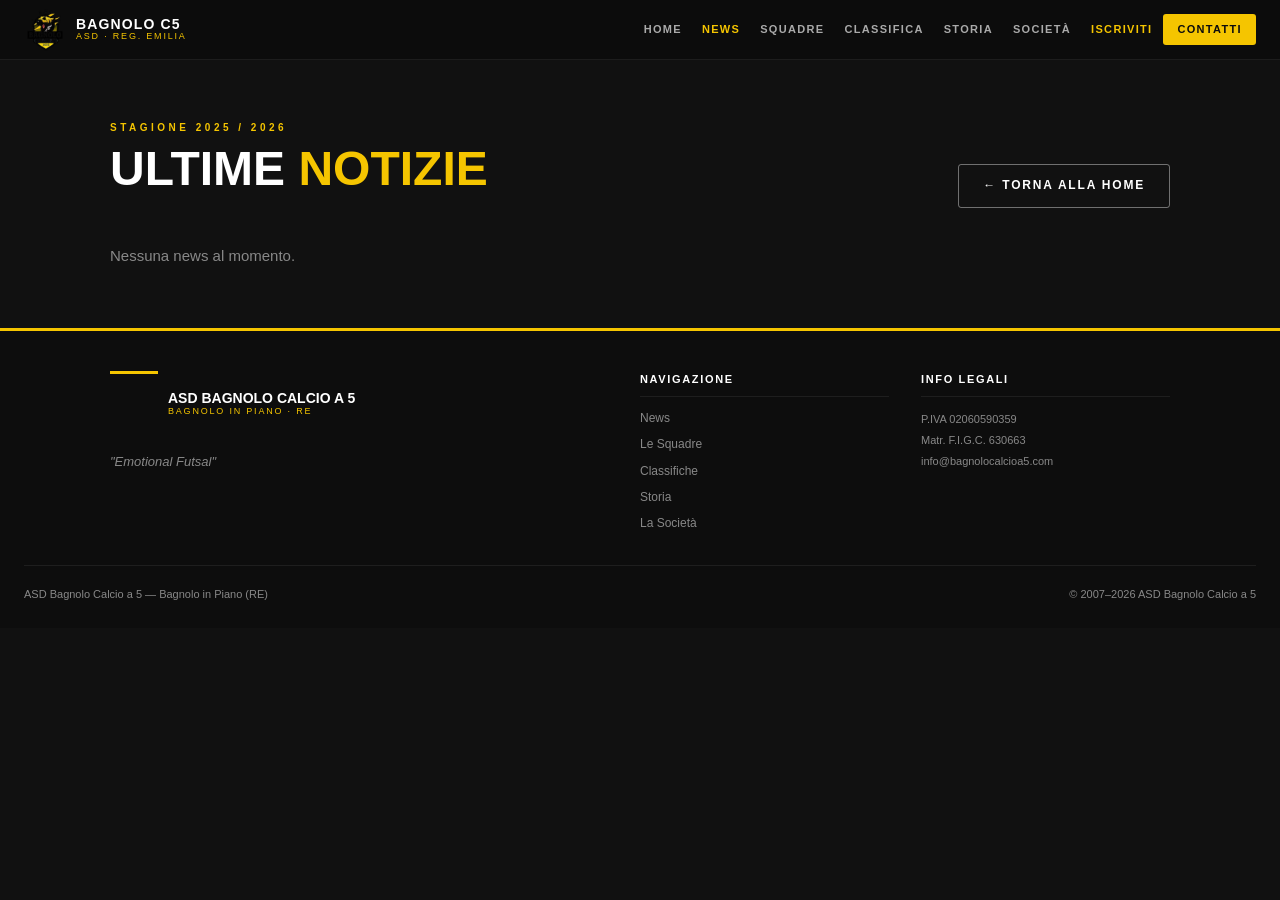
<file: news.html>
﻿<!DOCTYPE html>
<html lang="it">

<head>
  <meta charset="UTF-8">
  <meta name="viewport" content="width=device-width, initial-scale=1.0">
  <meta http-equiv="Content-Security-Policy"
    content="default-src 'self'; script-src 'self' 'unsafe-inline' 'unsafe-eval'; style-src 'self' 'unsafe-inline' https://fonts.googleapis.com; font-src 'self' https://fonts.gstatic.com; img-src 'self' data: https:; connect-src 'self' https://hook.eu1.make.com https://docs.google.com https://*.google.com https://*.googleusercontent.com;">
  <meta name="referrer" content="strict-origin-when-cross-origin">
  <script>
    if (window.top !== window.self) {
      window.top.location = window.self.location;
    }
  </script>
  <title>News — ASD Bagnolo Calcio a 5</title>
  <meta name="description"
    content="Ultime notizie e risultati dell'ASD Bagnolo Calcio a 5. Stagione 2025/2026 Serie B Girone C.">
  <link rel="preconnect" href="https://fonts.googleapis.com">
  <link rel="preconnect" href="https://fonts.gstatic.com" crossorigin>
  <link rel="stylesheet" href="style.css">
  <meta property="og:title" content="ASD Bagnolo Calcio a 5">
  <meta property="og:description" content="Sito ufficiale dell'ASD Bagnolo Calcio a 5. Serie B FIGC Girone C.">
  <meta property="og:image" content="https://bagnolocalcioa5.com/logo.png">
  <meta property="og:url" content="https://bagnolocalcioa5.com/">
  <meta property="og:type" content="website">
</head>

<body>

  <!-- NAV -->
  <nav class="nav">
    <a href="index.html" class="logo">
      <img src="logo.png" alt="ASD Bagnolo C5" class="logo-img">
      <div class="logotext">Bagnolo C5 <small>ASD · REG. EMILIA</small></div>
    </a>
    <button class="hamburger" aria-label="Menu"><span></span><span></span><span></span></button>
    <div class="navlinks">
      <a href="index.html">Home</a>
      <a href="news.html">News</a>
      <a href="squadre.html">Squadre</a>
      <a href="classifica.html">Classifica</a>
      <a href="storia.html">Storia</a>
      <a href="societa.html">Società</a>
      <a href="iscrizione.html" style="color:var(--y);font-weight:bold;">Iscriviti</a>
      <a href="contatti.html" class="cta">Contatti</a>
    </div>
  </nav>

  <section style="background:var(--bg)">
    <div style="max-width:1060px;margin:0 auto">
      <div class="page-header">
        <div>
          <div class="sl">Stagione 2025 / 2026</div>
          <div class="st">Ultime <span>notizie</span></div>
        </div>
        <a href="index.html" class="bto">← Torna alla home</a>
      </div>

      <div id="news-container" style="display:grid;grid-template-columns:repeat(auto-fit,minmax(280px,1fr));gap:18px">
        <!-- JS genererà qui le card -->
      </div>
    </div>
  </section>

  <!-- FOOTER -->
  <footer class="footer">
    <div
      style="max-width:1060px;margin:0 auto;display:grid;grid-template-columns:2fr 1fr 1fr;gap:32px;margin-bottom:32px"
      class="grid-2">
      <div>
        <div style="display:flex;align-items:center;gap:10px;margin-bottom:14px">
          <img src="logo.png" alt="ASD Bagnolo C5" class="logo-img footer">
          <div
            style="font-family:var(--fd);font-weight:800;font-size:14px;text-transform:uppercase;color:#fff;line-height:1.1">
            ASD Bagnolo Calcio a 5<div style="font-size:9px;font-weight:400;color:var(--y);letter-spacing:.2em">BAGNOLO
              IN PIANO · RE</div>
          </div>
        </div>
        <div style="font-style:italic;font-size:13px;color:var(--gr);font-family:var(--fd)">"Emotional Futsal"</div>
      </div>
      <div>
        <div
          style="font-family:var(--fd);font-weight:800;font-size:11px;letter-spacing:.15em;text-transform:uppercase;color:#fff;margin-bottom:12px;padding-bottom:8px;border-bottom:1px solid var(--bd)">
          Navigazione</div>
        <div style="display:flex;flex-direction:column;gap:7px">
          <a href="news.html" style="font-size:12px;color:var(--gr)">News</a>
          <a href="squadre.html" style="font-size:12px;color:var(--gr)">Le Squadre</a>
          <a href="classifica.html" style="font-size:12px;color:var(--gr)">Classifiche</a>
          <a href="storia.html" style="font-size:12px;color:var(--gr)">Storia</a>
          <a href="societa.html" style="font-size:12px;color:var(--gr)">La Società</a>
        </div>
      </div>
      <div>
        <div
          style="font-family:var(--fd);font-weight:800;font-size:11px;letter-spacing:.15em;text-transform:uppercase;color:#fff;margin-bottom:12px;padding-bottom:8px;border-bottom:1px solid var(--bd)">
          Info Legali</div>
        <div style="font-size:11px;color:var(--gr);line-height:1.9">P.IVA 02060590359<br>Matr. F.I.G.C.
          630663<br>info@bagnolocalcioa5.com</div>
      </div>
    </div>
    <div
      style="border-top:1px solid var(--bd);padding-top:20px;display:flex;justify-content:space-between;flex-wrap:wrap;gap:8px">
      <div style="font-size:11px;color:var(--gr)">ASD Bagnolo Calcio a 5 — Bagnolo in Piano (RE)</div>
      <div style="font-size:11px;color:var(--gr)">© 2007–2026 ASD Bagnolo Calcio a 5</div>
    </div>
  </footer>

  <script src="main.js"></script>
</body>

</html>
</file>
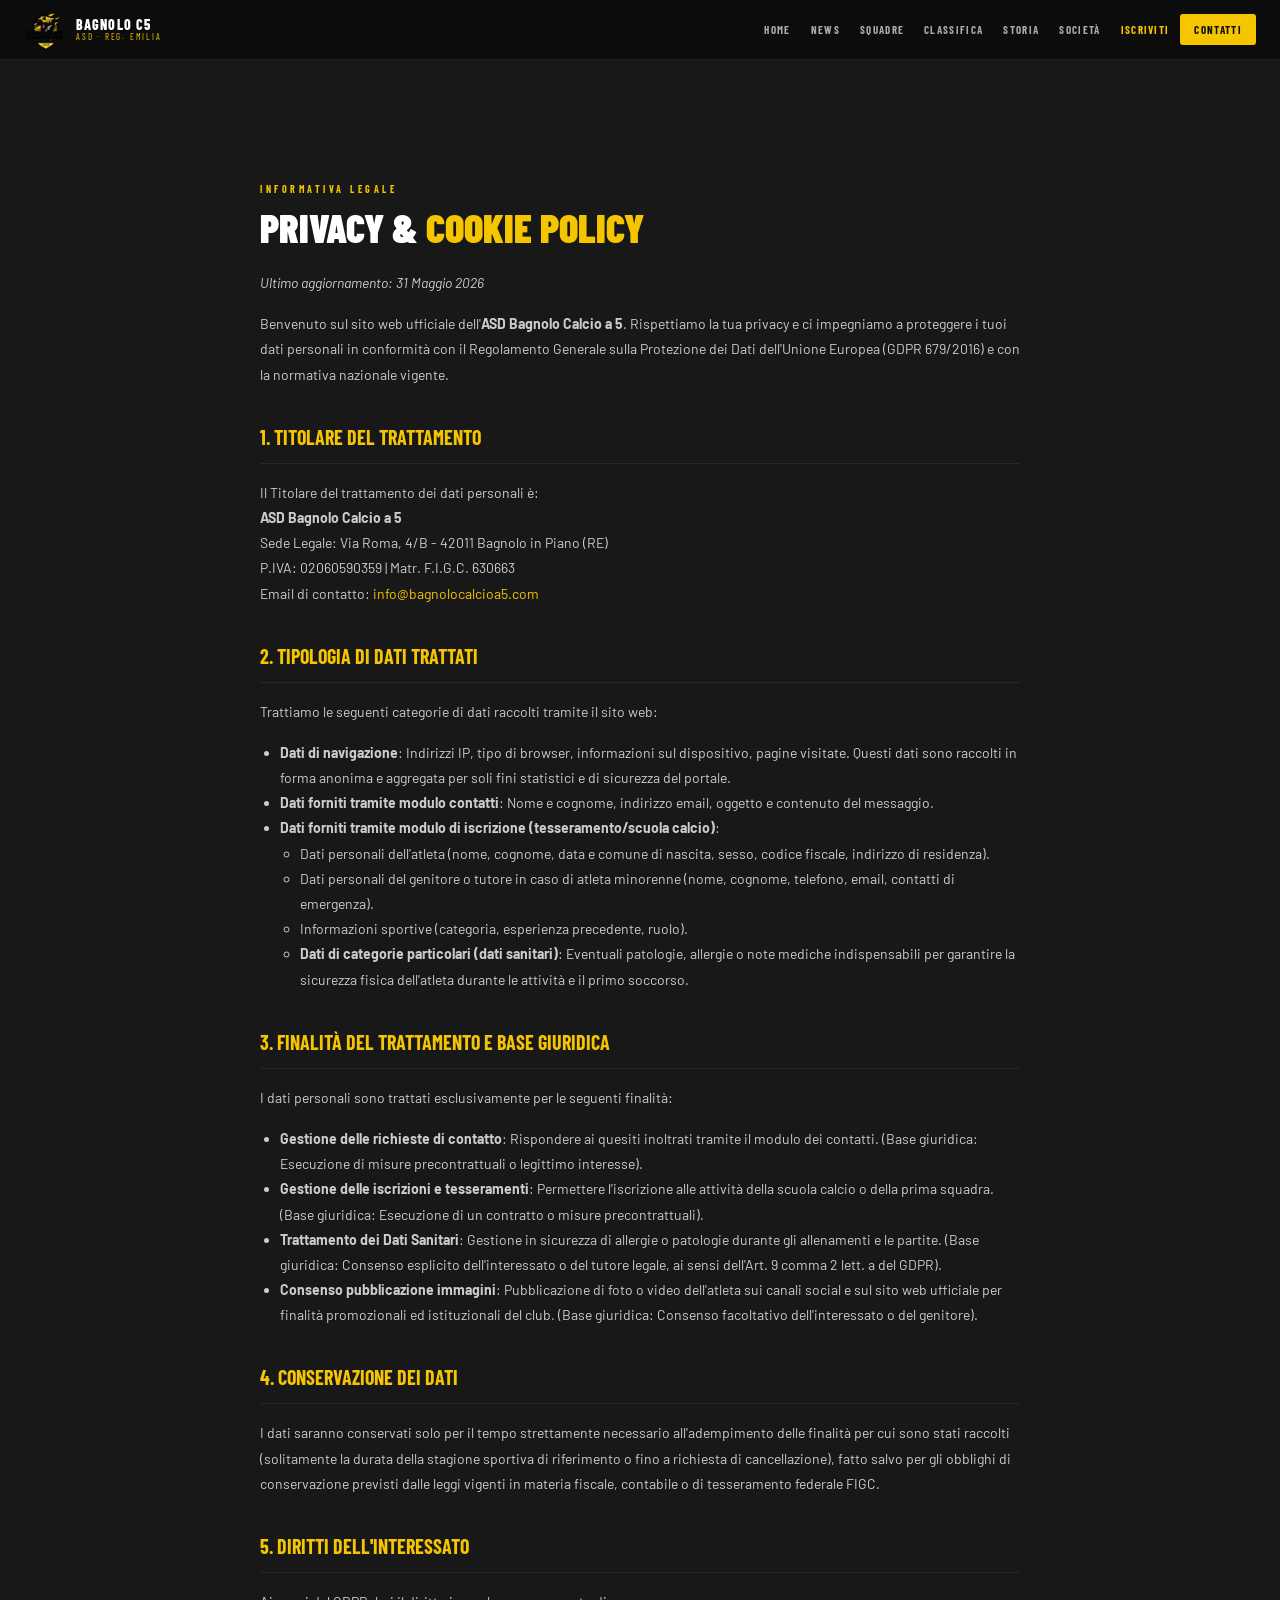
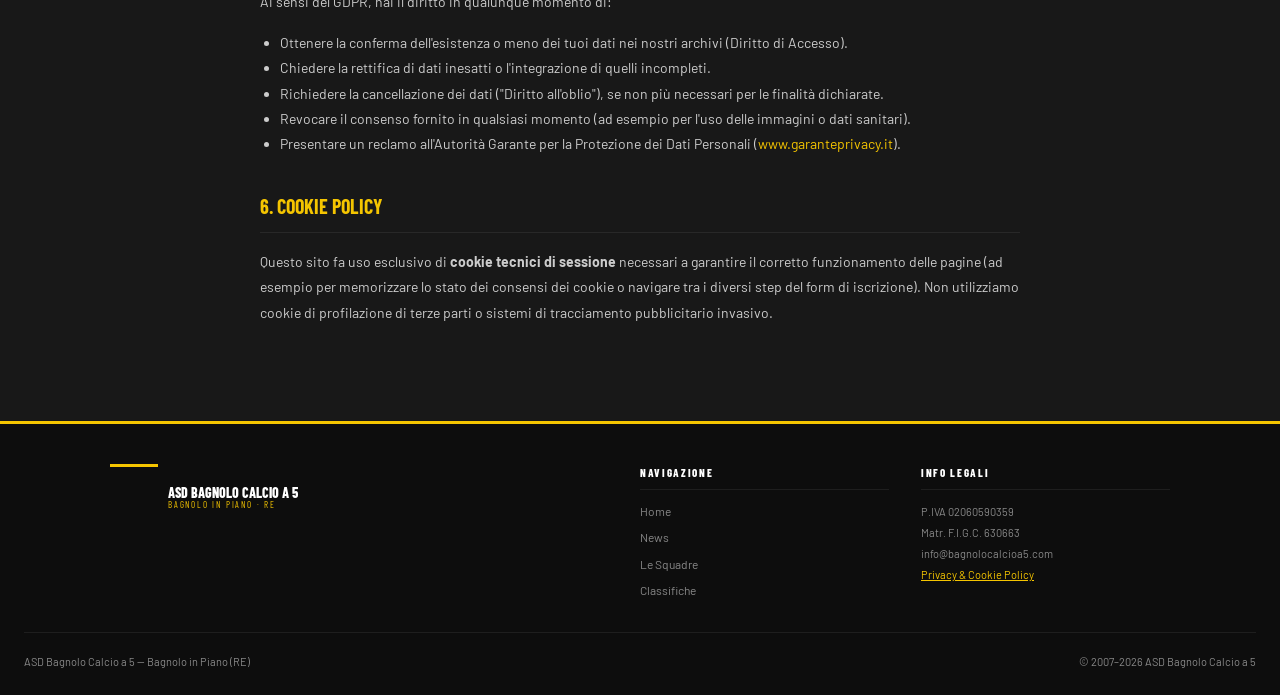
<file: privacy-policy.html>
<!DOCTYPE html>
<html lang="it">

<head>
  <meta charset="UTF-8">
  <meta name="viewport" content="width=device-width, initial-scale=1.0">
  <title>Privacy & Cookie Policy — ASD Bagnolo Calcio a 5</title>
  <meta name="description"
    content="Informativa sul trattamento dei dati personali ai sensi del Regolamento GDPR 679/2016 per ASD Bagnolo Calcio a 5.">
  <link rel="stylesheet" href="style.css">
  <style>
    .privacy-content {
      line-height: 1.8;
      font-size: 14px;
      color: #ccc;
    }

    .privacy-content h2 {
      color: var(--y);
      font-family: var(--fd);
      font-size: 20px;
      text-transform: uppercase;
      margin-top: 2rem;
      margin-bottom: 1rem;
      border-bottom: 1px solid var(--bd);
      padding-bottom: 8px;
    }

    .privacy-content h3 {
      color: #fff;
      font-size: 16px;
      margin-top: 1.5rem;
    }

    .privacy-content ul {
      margin-left: 20px;
      margin-bottom: 1rem;
    }

    .privacy-content p {
      margin-bottom: 1rem;
    }
  </style>
</head>

<body>

  <!-- NAV -->
  <nav class="nav">
    <a href="index.html" class="logo">
      <img src="logo.png" alt="ASD Bagnolo C5" class="logo-img">
      <div class="logotext">Bagnolo C5 <small>ASD · REG. EMILIA</small></div>
    </a>
    <button class="hamburger" aria-label="Menu"><span></span><span></span><span></span></button>
    <div class="navlinks">
      <a href="index.html">Home</a>
      <a href="news.html">News</a>
      <a href="squadre.html">Squadre</a>
      <a href="classifica.html">Classifica</a>
      <a href="storia.html">Storia</a>
      <a href="societa.html">Società</a>
      <a href="iscrizione.html" style="color:var(--y);font-weight:bold;">Iscriviti</a>
      <a href="contatti.html" class="cta">Contatti</a>
    </div>
  </nav>

  <!-- CONTENT -->
  <section style="background:var(--bg2); padding-top: 100px;">
    <div style="max-width:800px; margin:0 auto; padding: 20px;" class="privacy-content">
      <div class="sl" style="color: var(--y);">Informativa Legale</div>
      <h1 class="st" style="color: #fff; font-size: 2.5rem; margin-bottom: 1.5rem;">Privacy & <span>Cookie Policy</span>
      </h1>

      <p><em>Ultimo aggiornamento: 31 Maggio 2026</em></p>

      <p>Benvenuto sul sito web ufficiale dell'<strong>ASD Bagnolo Calcio a 5</strong>. Rispettiamo la tua privacy e ci
        impegniamo a proteggere i tuoi dati personali in conformità con il Regolamento Generale sulla Protezione dei
        Dati dell'Unione Europea (GDPR 679/2016) e con la normativa nazionale vigente.</p>

      <h2>1. Titolare del Trattamento</h2>
      <p>Il Titolare del trattamento dei dati personali è:<br>
        <strong>ASD Bagnolo Calcio a 5</strong><br>
        Sede Legale: Via Roma, 4/B - 42011 Bagnolo in Piano (RE)<br>
        P.IVA: 02060590359 | Matr. F.I.G.C. 630663<br>
        Email di contatto: <a href="mailto:info@bagnolocalcioa5.com"
          style="color: var(--y);">info@bagnolocalcioa5.com</a>
      </p>

      <h2>2. Tipologia di Dati Trattati</h2>
      <p>Trattiamo le seguenti categorie di dati raccolti tramite il sito web:</p>
      <ul>
        <li><strong>Dati di navigazione</strong>: Indirizzi IP, tipo di browser, informazioni sul dispositivo, pagine
          visitate. Questi dati sono raccolti in forma anonima e aggregata per soli fini statistici e di sicurezza del
          portale.</li>
        <li><strong>Dati forniti tramite modulo contatti</strong>: Nome e cognome, indirizzo email, oggetto e contenuto
          del messaggio.</li>
        <li><strong>Dati forniti tramite modulo di iscrizione (tesseramento/scuola calcio)</strong>:
          <ul>
            <li>Dati personali dell'atleta (nome, cognome, data e comune di nascita, sesso, codice fiscale, indirizzo di
              residenza).</li>
            <li>Dati personali del genitore o tutore in caso di atleta minorenne (nome, cognome, telefono, email,
              contatti di emergenza).</li>
            <li>Informazioni sportive (categoria, esperienza precedente, ruolo).</li>
            <li><strong>Dati di categorie particolari (dati sanitari)</strong>: Eventuali patologie, allergie o note
              mediche indispensabili per garantire la sicurezza fisica dell'atleta durante le attività e il primo
              soccorso.</li>
          </ul>
        </li>
      </ul>

      <h2>3. Finalità del Trattamento e Base Giuridica</h2>
      <p>I dati personali sono trattati esclusivamente per le seguenti finalità:</p>
      <ul>
        <li><strong>Gestione delle richieste di contatto</strong>: Rispondere ai quesiti inoltrati tramite il modulo dei
          contatti. (Base giuridica: Esecuzione di misure precontrattuali o legittimo interesse).</li>
        <li><strong>Gestione delle iscrizioni e tesseramenti</strong>: Permettere l'iscrizione alle attività della
          scuola calcio o della prima squadra. (Base giuridica: Esecuzione di un contratto o misure precontrattuali).
        </li>
        <li><strong>Trattamento dei Dati Sanitari</strong>: Gestione in sicurezza di allergie o patologie durante gli
          allenamenti e le partite. (Base giuridica: Consenso esplicito dell'interessato o del tutore legale, ai sensi
          dell'Art. 9 comma 2 lett. a del GDPR).</li>
        <li><strong>Consenso pubblicazione immagini</strong>: Pubblicazione di foto o video dell'atleta sui canali
          social e sul sito web ufficiale per finalità promozionali ed istituzionali del club. (Base giuridica: Consenso
          facoltativo dell'interessato o del genitore).</li>
      </ul>

      <h2>4. Conservazione dei Dati</h2>
      <p>I dati saranno conservati solo per il tempo strettamente necessario all'adempimento delle finalità per cui sono
        stati raccolti (solitamente la durata della stagione sportiva di riferimento o fino a richiesta di
        cancellazione), fatto salvo per gli obblighi di conservazione previsti dalle leggi vigenti in materia fiscale,
        contabile o di tesseramento federale FIGC.</p>

      <h2>5. Diritti dell'Interessato</h2>
      <p>Ai sensi del GDPR, hai il diritto in qualunque momento di:</p>
      <ul>
        <li>Ottenere la conferma dell'esistenza o meno dei tuoi dati nei nostri archivi (Diritto di Accesso).</li>
        <li>Chiedere la rettifica di dati inesatti o l'integrazione di quelli incompleti.</li>
        <li>Richiedere la cancellazione dei dati ("Diritto all'oblio"), se non più necessari per le finalità dichiarate.
        </li>
        <li>Revocare il consenso fornito in qualsiasi momento (ad esempio per l'uso delle immagini o dati sanitari).
        </li>
        <li>Presentare un reclamo all'Autorità Garante per la Protezione dei Dati Personali (<a
            href="https://www.garanteprivacy.it" target="_blank" style="color: var(--y);">www.garanteprivacy.it</a>).
        </li>
      </ul>

      <h2>6. Cookie Policy</h2>
      <p>Questo sito fa uso esclusivo di <strong>cookie tecnici di sessione</strong> necessari a garantire il corretto
        funzionamento delle pagine (ad esempio per memorizzare lo stato dei consensi dei cookie o navigare tra i diversi
        step del form di iscrizione). Non utilizziamo cookie di profilazione di terze parti o sistemi di tracciamento
        pubblicitario invasivo.</p>
    </div>
  </section>

  <!-- FOOTER -->
  <footer class="footer">
    <div
      style="max-width:1060px;margin:0 auto;display:grid;grid-template-columns:2fr 1fr 1fr;gap:32px;margin-bottom:32px"
      class="grid-2">
      <div>
        <div style="display:flex;align-items:center;gap:10px;margin-bottom:14px">
          <img src="logo.png" alt="ASD Bagnolo C5" class="logo-img footer">
          <div
            style="font-family:var(--fd);font-weight:800;font-size:14px;text-transform:uppercase;color:#fff;line-height:1.1">
            ASD Bagnolo Calcio a 5<div style="font-size:9px;font-weight:400;color:var(--y);letter-spacing:.2em">BAGNOLO
              IN PIANO · RE</div>
          </div>
        </div>
      </div>
      <div>
        <div
          style="font-family:var(--fd);font-weight:800;font-size:11px;letter-spacing:.15em;text-transform:uppercase;color:#fff;margin-bottom:12px;padding-bottom:8px;border-bottom:1px solid var(--bd)">
          Navigazione</div>
        <div style="display:flex;flex-direction:column;gap:7px">
          <a href="index.html" style="font-size:12px;color:var(--gr)">Home</a>
          <a href="news.html" style="font-size:12px;color:var(--gr)">News</a>
          <a href="squadre.html" style="font-size:12px;color:var(--gr)">Le Squadre</a>
          <a href="classifica.html" style="font-size:12px;color:var(--gr)">Classifiche</a>
        </div>
      </div>
      <div>
        <div
          style="font-family:var(--fd);font-weight:800;font-size:11px;letter-spacing:.15em;text-transform:uppercase;color:#fff;margin-bottom:12px;padding-bottom:8px;border-bottom:1px solid var(--bd)">
          Info Legali</div>
        <div style="font-size:11px;color:var(--gr);line-height:1.9">P.IVA 02060590359<br>Matr. F.I.G.C.
          630663<br>info@bagnolocalcioa5.com<br><a href="privacy-policy.html"
            style="color:var(--y);text-decoration:underline;">Privacy & Cookie Policy</a></div>
      </div>
    </div>
    <div
      style="border-top:1px solid var(--bd);padding-top:20px;display:flex;justify-content:space-between;flex-wrap:wrap;gap:8px">
      <div style="font-size:11px;color:var(--gr)">ASD Bagnolo Calcio a 5 — Bagnolo in Piano (RE)</div>
      <div style="font-size:11px;color:var(--gr)">© 2007–2026 ASD Bagnolo Calcio a 5</div>
    </div>
  </footer>

  <script src="main.js"></script>
</body>

</html>
</file>
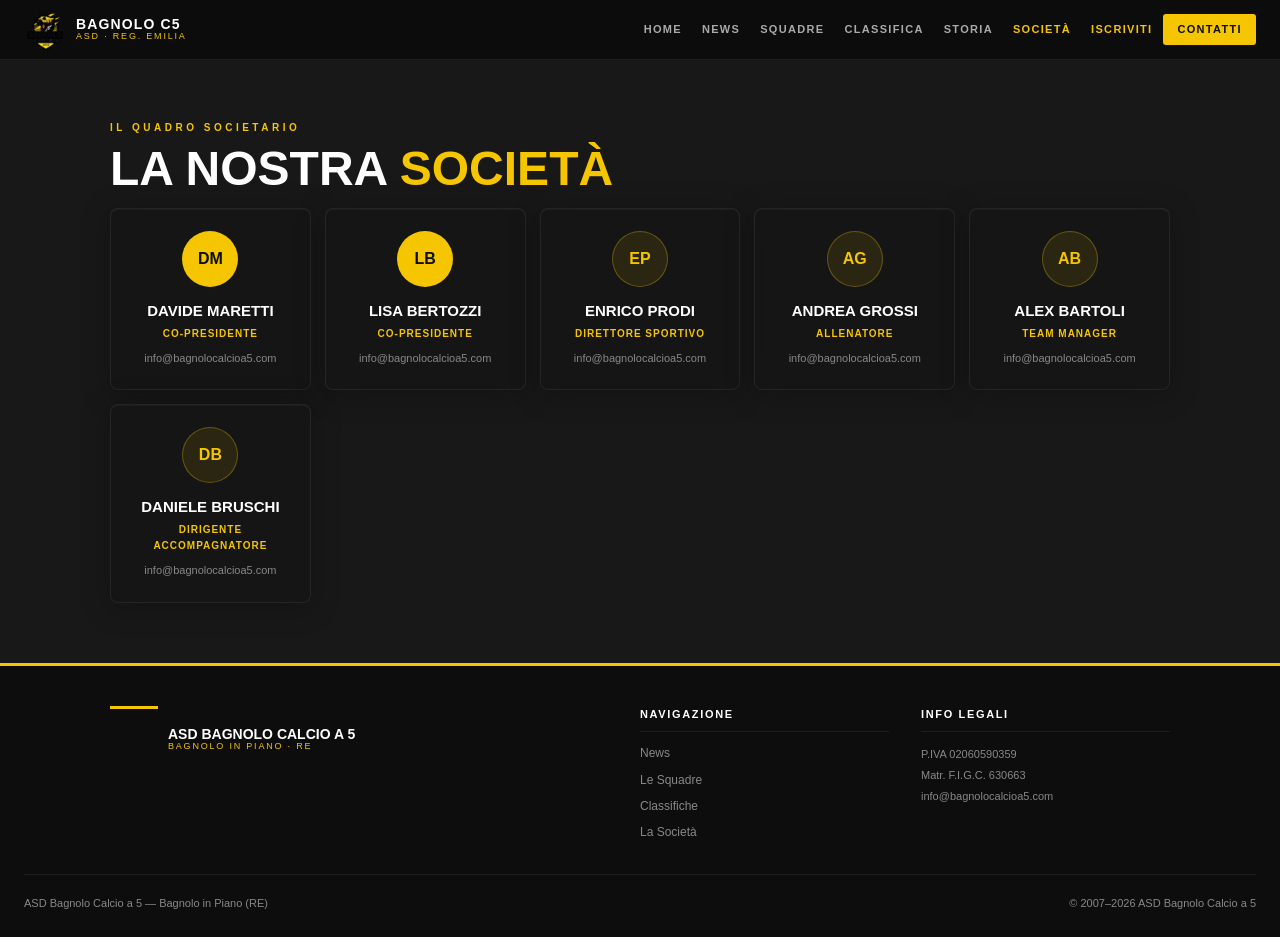
<file: societa.html>
<!DOCTYPE html>
<html lang="it">

<head>
  <meta charset="UTF-8">
  <meta name="viewport" content="width=device-width, initial-scale=1.0">
  <meta http-equiv="Content-Security-Policy"
    content="default-src 'self'; script-src 'self' 'unsafe-inline' 'unsafe-eval'; style-src 'self' 'unsafe-inline' https://fonts.googleapis.com; font-src 'self' https://fonts.gstatic.com; img-src 'self' data: https:; connect-src 'self' https://hook.eu1.make.com https://docs.google.com https://*.google.com https://*.googleusercontent.com;">
  <meta name="referrer" content="strict-origin-when-cross-origin">
  <script>
    if (window.top !== window.self) {
      window.top.location = window.self.location;
    }
  </script>
  <title>Società — ASD Bagnolo Calcio a 5</title>
  <meta name="description"
    content="Il quadro societario dell'ASD Bagnolo Calcio a 5. Dirigenza, staff tecnico e organizzazione.">
  <link rel="preconnect" href="https://fonts.googleapis.com">
  <link rel="preconnect" href="https://fonts.gstatic.com" crossorigin>
  <link rel="stylesheet" href="style.css">
  <meta property="og:title" content="ASD Bagnolo Calcio a 5">
  <meta property="og:description" content="Sito ufficiale dell'ASD Bagnolo Calcio a 5. Serie B FIGC Girone C.">
  <meta property="og:image" content="https://bagnolocalcioa5.com/logo.png">
  <meta property="og:url" content="https://bagnolocalcioa5.com/">
  <meta property="og:type" content="website">
</head>

<body>

  <!-- NAV -->
  <nav class="nav">
    <a href="index.html" class="logo">
      <img src="logo.png" alt="ASD Bagnolo C5" class="logo-img">
      <div class="logotext">Bagnolo C5 <small>ASD · REG. EMILIA</small></div>
    </a>
    <button class="hamburger" aria-label="Menu"><span></span><span></span><span></span></button>
    <div class="navlinks">
      <a href="index.html">Home</a>
      <a href="news.html">News</a>
      <a href="squadre.html">Squadre</a>
      <a href="classifica.html">Classifica</a>
      <a href="storia.html">Storia</a>
      <a href="societa.html">Società</a>
      <a href="iscrizione.html" style="color:var(--y);font-weight:bold;">Iscriviti</a>
      <a href="contatti.html" class="cta">Contatti</a>
    </div>
  </nav>

  <section style="background:var(--bg2)">
    <div style="max-width:1060px;margin:0 auto">
      <div class="sl">Il quadro societario</div>
      <div class="st">La nostra <span>società</span></div>
      <div style="display:grid;grid-template-columns:repeat(auto-fit,minmax(200px,1fr));gap:14px;margin-top:8px">

        <div class="card" style="padding:22px 16px;text-align:center">
          <div
            style="width:56px;height:56px;border-radius:50%;background:var(--y);display:flex;align-items:center;justify-content:center;margin:0 auto 12px;font-family:var(--fd);font-weight:900;font-size:16px;color:var(--bk)">
            DM</div>
          <div
            style="font-family:var(--fd);font-weight:800;font-size:15px;text-transform:uppercase;color:#fff;margin-bottom:3px">
            Davide Maretti</div>
          <div
            style="font-size:10px;color:var(--y);font-weight:700;letter-spacing:.1em;text-transform:uppercase;margin-bottom:8px">
            Co-Presidente</div>
          <div style="font-size:11px;color:var(--gr)">info@bagnolocalcioa5.com</div>
        </div>

        <div class="card" style="padding:22px 16px;text-align:center">
          <div
            style="width:56px;height:56px;border-radius:50%;background:var(--y);display:flex;align-items:center;justify-content:center;margin:0 auto 12px;font-family:var(--fd);font-weight:900;font-size:16px;color:var(--bk)">
            LB</div>
          <div
            style="font-family:var(--fd);font-weight:800;font-size:15px;text-transform:uppercase;color:#fff;margin-bottom:3px">
            Lisa Bertozzi</div>
          <div
            style="font-size:10px;color:var(--y);font-weight:700;letter-spacing:.1em;text-transform:uppercase;margin-bottom:8px">
            Co-Presidente</div>
          <div style="font-size:11px;color:var(--gr)">info@bagnolocalcioa5.com</div>
        </div>

        <div class="card" style="padding:22px 16px;text-align:center">
          <div
            style="width:56px;height:56px;border-radius:50%;background:rgba(245,197,0,.1);border:1px solid var(--bdy);display:flex;align-items:center;justify-content:center;margin:0 auto 12px;font-family:var(--fd);font-weight:900;font-size:16px;color:var(--y)">
            EP</div>
          <div
            style="font-family:var(--fd);font-weight:800;font-size:15px;text-transform:uppercase;color:#fff;margin-bottom:3px">
            Enrico Prodi</div>
          <div
            style="font-size:10px;color:var(--y);font-weight:700;letter-spacing:.1em;text-transform:uppercase;margin-bottom:8px">
            Direttore Sportivo</div>
          <div style="font-size:11px;color:var(--gr)">info@bagnolocalcioa5.com</div>
        </div>

        <div class="card" style="padding:22px 16px;text-align:center">
          <div
            style="width:56px;height:56px;border-radius:50%;background:rgba(245,197,0,.1);border:1px solid var(--bdy);display:flex;align-items:center;justify-content:center;margin:0 auto 12px;font-family:var(--fd);font-weight:900;font-size:16px;color:var(--y)">
            AG</div>
          <div
            style="font-family:var(--fd);font-weight:800;font-size:15px;text-transform:uppercase;color:#fff;margin-bottom:3px">
            Andrea Grossi</div>
          <div
            style="font-size:10px;color:var(--y);font-weight:700;letter-spacing:.1em;text-transform:uppercase;margin-bottom:8px">
            Allenatore</div>
          <div style="font-size:11px;color:var(--gr)">info@bagnolocalcioa5.com</div>
        </div>

        <div class="card" style="padding:22px 16px;text-align:center">
          <div
            style="width:56px;height:56px;border-radius:50%;background:rgba(245,197,0,.1);border:1px solid var(--bdy);display:flex;align-items:center;justify-content:center;margin:0 auto 12px;font-family:var(--fd);font-weight:900;font-size:16px;color:var(--y)">
            AB</div>
          <div
            style="font-family:var(--fd);font-weight:800;font-size:15px;text-transform:uppercase;color:#fff;margin-bottom:3px">
            Alex Bartoli</div>
          <div
            style="font-size:10px;color:var(--y);font-weight:700;letter-spacing:.1em;text-transform:uppercase;margin-bottom:8px">
            Team Manager</div>
          <div style="font-size:11px;color:var(--gr)">info@bagnolocalcioa5.com</div>
        </div>

        <div class="card" style="padding:22px 16px;text-align:center">
          <div
            style="width:56px;height:56px;border-radius:50%;background:rgba(245,197,0,.1);border:1px solid var(--bdy);display:flex;align-items:center;justify-content:center;margin:0 auto 12px;font-family:var(--fd);font-weight:900;font-size:16px;color:var(--y)">
            DB</div>
          <div
            style="font-family:var(--fd);font-weight:800;font-size:15px;text-transform:uppercase;color:#fff;margin-bottom:3px">
            Daniele Bruschi</div>
          <div
            style="font-size:10px;color:var(--y);font-weight:700;letter-spacing:.1em;text-transform:uppercase;margin-bottom:8px">
            Dirigente Accompagnatore</div>
          <div style="font-size:11px;color:var(--gr)">info@bagnolocalcioa5.com</div>
        </div>

      </div>
    </div>
  </section>

  <!-- FOOTER -->
  <footer class="footer">
    <div
      style="max-width:1060px;margin:0 auto;display:grid;grid-template-columns:2fr 1fr 1fr;gap:32px;margin-bottom:32px"
      class="grid-2">
      <div>
        <div style="display:flex;align-items:center;gap:10px;margin-bottom:14px">
          <img src="logo.png" alt="ASD Bagnolo C5" class="logo-img footer">
          <div
            style="font-family:var(--fd);font-weight:800;font-size:14px;text-transform:uppercase;color:#fff;line-height:1.1">
            ASD Bagnolo Calcio a 5<div style="font-size:9px;font-weight:400;color:var(--y);letter-spacing:.2em">BAGNOLO
              IN PIANO · RE</div>
          </div>
        </div>
      </div>
      <div>
        <div
          style="font-family:var(--fd);font-weight:800;font-size:11px;letter-spacing:.15em;text-transform:uppercase;color:#fff;margin-bottom:12px;padding-bottom:8px;border-bottom:1px solid var(--bd)">
          Navigazione</div>
        <div style="display:flex;flex-direction:column;gap:7px">
          <a href="news.html" style="font-size:12px;color:var(--gr)">News</a>
          <a href="squadre.html" style="font-size:12px;color:var(--gr)">Le Squadre</a>
          <a href="classifica.html" style="font-size:12px;color:var(--gr)">Classifiche</a>
          <a href="societa.html" style="font-size:12px;color:var(--gr)">La Società</a>
        </div>
      </div>
      <div>
        <div
          style="font-family:var(--fd);font-weight:800;font-size:11px;letter-spacing:.15em;text-transform:uppercase;color:#fff;margin-bottom:12px;padding-bottom:8px;border-bottom:1px solid var(--bd)">
          Info Legali</div>
        <div style="font-size:11px;color:var(--gr);line-height:1.9">P.IVA 02060590359<br>Matr. F.I.G.C.
          630663<br>info@bagnolocalcioa5.com</div>
      </div>
    </div>
    <div
      style="border-top:1px solid var(--bd);padding-top:20px;display:flex;justify-content:space-between;flex-wrap:wrap;gap:8px">
      <div style="font-size:11px;color:var(--gr)">ASD Bagnolo Calcio a 5 — Bagnolo in Piano (RE)</div>
      <div style="font-size:11px;color:var(--gr)">© 2007–2026 ASD Bagnolo Calcio a 5</div>
    </div>
  </footer>

  <script src="main.js"></script>
</body>

</html>
</file>
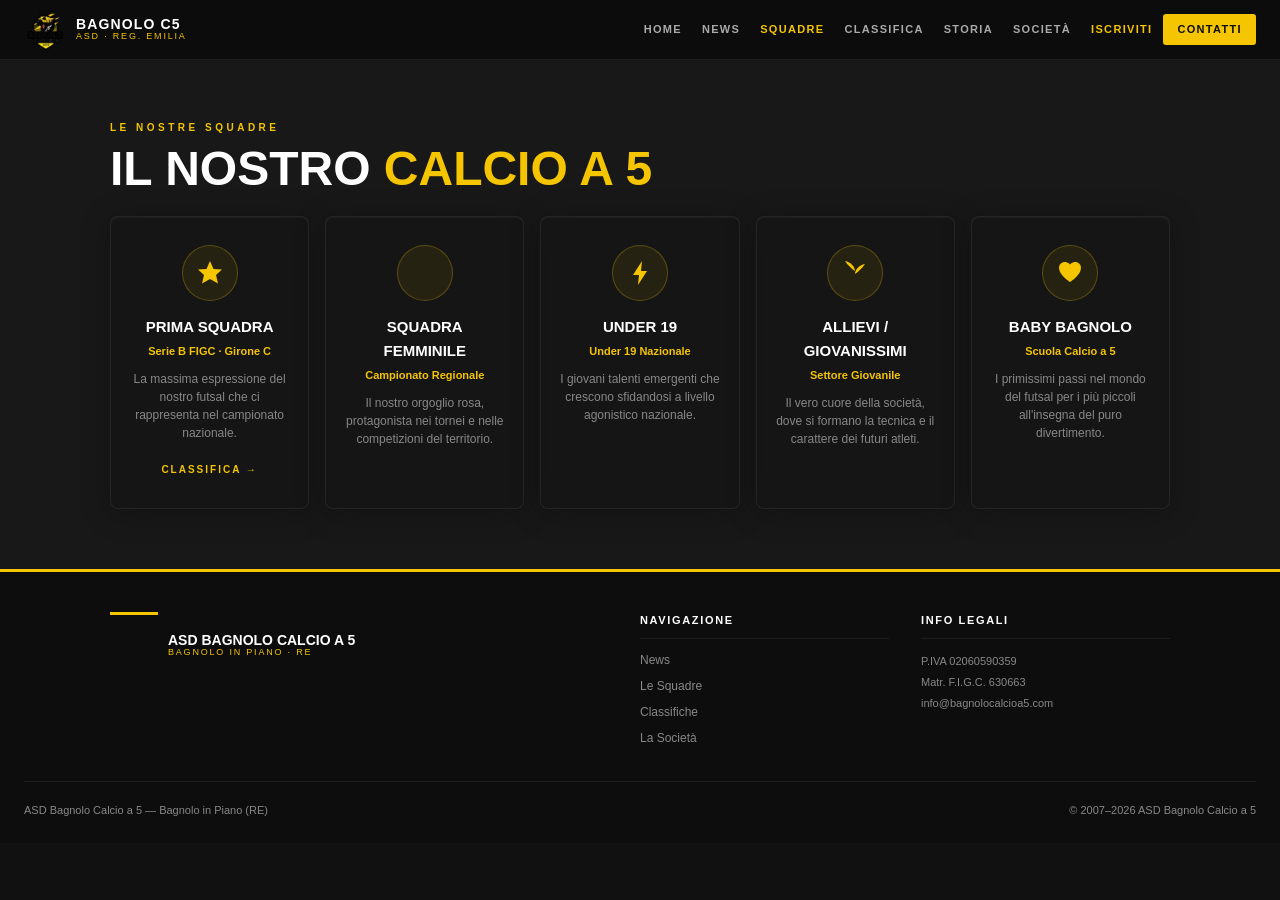
<file: squadre.html>
﻿<!DOCTYPE html>
<html lang="it">

<head>
  <meta charset="UTF-8">
  <meta name="viewport" content="width=device-width, initial-scale=1.0">
  <meta http-equiv="Content-Security-Policy"
    content="default-src 'self'; script-src 'self' 'unsafe-inline' 'unsafe-eval'; style-src 'self' 'unsafe-inline' https://fonts.googleapis.com; font-src 'self' https://fonts.gstatic.com; img-src 'self' data: https:; connect-src 'self' https://hook.eu1.make.com https://docs.google.com https://*.google.com https://*.googleusercontent.com;">
  <meta name="referrer" content="strict-origin-when-cross-origin">
  <link rel="preconnect" href="https://fonts.googleapis.com">
  <link rel="preconnect" href="https://fonts.gstatic.com" crossorigin>
  <script>
    if (window.top !== window.self) {
      window.top.location = window.self.location;
    }
  </script>
  <title>Squadre — ASD Bagnolo Calcio a 5</title>
  <meta name="description"
    content="Le squadre dell'ASD Bagnolo Calcio a 5: Prima Squadra, Femminile, Under 19, Settore Giovanile e Baby Bagnolo.">
  <link rel="stylesheet" href="style.css">
  <meta property="og:title" content="ASD Bagnolo Calcio a 5">
  <meta property="og:description" content="Sito ufficiale dell'ASD Bagnolo Calcio a 5. Serie B FIGC Girone C.">
  <meta property="og:image" content="https://bagnolocalcioa5.com/logo.png">
  <meta property="og:url" content="https://bagnolocalcioa5.com/">
  <meta property="og:type" content="website">
</head>

<body>

  <!-- NAV -->
  <nav class="nav">
    <a href="index.html" class="logo">
      <img src="logo.png" alt="ASD Bagnolo C5" class="logo-img">
      <div class="logotext">Bagnolo C5 <small>ASD &middot; REG. EMILIA</small></div>
    </a>
    <button class="hamburger" aria-label="Menu"><span></span><span></span><span></span></button>
    <div class="navlinks">
      <a href="index.html">Home</a>
      <a href="news.html">News</a>
      <a href="squadre.html">Squadre</a>
      <a href="classifica.html">Classifica</a>
      <a href="storia.html">Storia</a>
      <a href="societa.html">Societ&agrave;</a>
      <a href="iscrizione.html" style="color:var(--y);font-weight:bold;">Iscriviti</a>
      <a href="contatti.html" class="cta">Contatti</a>
    </div>
  </nav>

  <section style="background:var(--bg2)">
    <div style="max-width:1060px;margin:0 auto">
      <div class="sl">Le nostre squadre</div>
      <div class="st">Il nostro <span>calcio a 5</span></div>
      <div style="display:grid;grid-template-columns:repeat(auto-fit,minmax(180px,1fr));gap:16px;margin-top:24px">

        <!-- Prima Squadra -->
        <div class="card card-squadra" style="padding:28px 18px;text-align:center">
          <div class="team-icon-wrap">
            <svg viewBox="0 0 28 28" xmlns="http://www.w3.org/2000/svg">
              <path d="M14 2 L17.5 10 L26 10.5 L20 16 L22 24.5 L14 20 L6 24.5 L8 16 L2 10.5 L10.5 10 Z" />
            </svg>
          </div>
          <div
            style="font-family:var(--fd);font-weight:800;font-size:15px;text-transform:uppercase;color:#fff;margin-bottom:4px">
            Prima Squadra</div>
          <div style="font-size:11px;color:var(--y);margin-bottom:10px;font-weight:600">Serie B FIGC &middot; Girone C
          </div>
          <div style="font-size:12px;color:var(--gr);line-height:1.5;margin-bottom:14px">La massima espressione del
            nostro futsal che ci rappresenta nel campionato nazionale.</div>
          <a href="classifica.html"
            style="font-family:var(--fd);font-weight:700;font-size:10px;letter-spacing:.2em;text-transform:uppercase;color:var(--y)">Classifica
            &rarr;</a>
        </div>

        <!-- Squadra Femminile -->
        <div class="card card-squadra" style="padding:28px 18px;text-align:center">
          <div class="team-icon-wrap">
            <svg viewBox="0 0 28 28" xmlns="http://www.w3.org/2000/svg">
              <circle cx="14" cy="11" r="7" fill="none" stroke-width="2.5" />
              <line x1="14" y1="18" x2="14" y2="26" stroke-width="2.5" />
              <line x1="10" y1="22" x2="18" y2="22" stroke-width="2.5" />
            </svg>
          </div>
          <div
            style="font-family:var(--fd);font-weight:800;font-size:15px;text-transform:uppercase;color:#fff;margin-bottom:4px">
            Squadra Femminile</div>
          <div style="font-size:11px;color:var(--y);margin-bottom:10px;font-weight:600">Campionato Regionale</div>
          <div style="font-size:12px;color:var(--gr);line-height:1.5">Il nostro orgoglio rosa, protagonista nei tornei e
            nelle competizioni del territorio.</div>
        </div>

        <!-- Under 19 -->
        <div class="card card-squadra" style="padding:28px 18px;text-align:center">
          <div class="team-icon-wrap">
            <svg viewBox="0 0 28 28" xmlns="http://www.w3.org/2000/svg">
              <polygon points="16,2 7,16 13,16 12,26 21,12 15,12" />
            </svg>
          </div>
          <div
            style="font-family:var(--fd);font-weight:800;font-size:15px;text-transform:uppercase;color:#fff;margin-bottom:4px">
            Under 19</div>
          <div style="font-size:11px;color:var(--y);margin-bottom:10px;font-weight:600">Under 19 Nazionale</div>
          <div style="font-size:12px;color:var(--gr);line-height:1.5">I giovani talenti emergenti che crescono
            sfidandosi a livello agonistico nazionale.</div>
        </div>

        <!-- Allievi / Giovanissimi -->
        <div class="card card-squadra" style="padding:28px 18px;text-align:center">
          <div class="team-icon-wrap">
            <svg viewBox="0 0 28 28" xmlns="http://www.w3.org/2000/svg">
              <path
                d="M14 26 L14 12 M14 12 C14 12 7 7 4 2 C10 3 14 8 14 12Z M14 15 C14 15 21 10 24 5 C18 6 14 11 14 15Z"
                stroke-width="1.5" stroke-linecap="round" fill="none" />
              <path d="M14 12 C14 12 7 7 4 2 C10 3 14 8 14 12Z M14 15 C14 15 21 10 24 5 C18 6 14 11 14 15Z" />
            </svg>
          </div>
          <div
            style="font-family:var(--fd);font-weight:800;font-size:15px;text-transform:uppercase;color:#fff;margin-bottom:4px">
            Allievi / Giovanissimi</div>
          <div style="font-size:11px;color:var(--y);margin-bottom:10px;font-weight:600">Settore Giovanile</div>
          <div style="font-size:12px;color:var(--gr);line-height:1.5">Il vero cuore della societ&agrave;, dove si
            formano la tecnica e il carattere dei futuri atleti.</div>
        </div>

        <!-- Baby Bagnolo -->
        <div class="card card-squadra" style="padding:28px 18px;text-align:center">
          <div class="team-icon-wrap">
            <svg viewBox="0 0 28 28" xmlns="http://www.w3.org/2000/svg">
              <path
                d="M14 23 C14 23 3 16 3 9 C3 5.5 5.5 3 9 3 C11 3 13 4 14 5.5 C15 4 17 3 19 3 C22.5 3 25 5.5 25 9 C25 16 14 23 14 23Z" />
            </svg>
          </div>
          <div
            style="font-family:var(--fd);font-weight:800;font-size:15px;text-transform:uppercase;color:#fff;margin-bottom:4px">
            Baby Bagnolo</div>
          <div style="font-size:11px;color:var(--y);margin-bottom:10px;font-weight:600">Scuola Calcio a 5</div>
          <div style="font-size:12px;color:var(--gr);line-height:1.5">I primissimi passi nel mondo del futsal per i
            pi&ugrave; piccoli all'insegna del puro divertimento.</div>
        </div>

      </div>
    </div>
  </section>

  <!-- FOOTER -->
  <footer class="footer">
    <div
      style="max-width:1060px;margin:0 auto;display:grid;grid-template-columns:2fr 1fr 1fr;gap:32px;margin-bottom:32px"
      class="grid-2">
      <div>
        <div style="display:flex;align-items:center;gap:10px;margin-bottom:14px">
          <img src="logo.png" alt="ASD Bagnolo C5" class="logo-img footer">
          <div
            style="font-family:var(--fd);font-weight:800;font-size:14px;text-transform:uppercase;color:#fff;line-height:1.1">
            ASD Bagnolo Calcio a 5<div style="font-size:9px;font-weight:400;color:var(--y);letter-spacing:.2em">BAGNOLO
              IN PIANO &middot; RE</div>
          </div>
        </div>
      </div>
      <div>
        <div
          style="font-family:var(--fd);font-weight:800;font-size:11px;letter-spacing:.15em;text-transform:uppercase;color:#fff;margin-bottom:12px;padding-bottom:8px;border-bottom:1px solid var(--bd)">
          Navigazione</div>
        <div style="display:flex;flex-direction:column;gap:7px">
          <a href="news.html" style="font-size:12px;color:var(--gr)">News</a>
          <a href="squadre.html" style="font-size:12px;color:var(--gr)">Le Squadre</a>
          <a href="classifica.html" style="font-size:12px;color:var(--gr)">Classifiche</a>
          <a href="societa.html" style="font-size:12px;color:var(--gr)">La Societ&agrave;</a>
        </div>
      </div>
      <div>
        <div
          style="font-family:var(--fd);font-weight:800;font-size:11px;letter-spacing:.15em;text-transform:uppercase;color:#fff;margin-bottom:12px;padding-bottom:8px;border-bottom:1px solid var(--bd)">
          Info Legali</div>
        <div style="font-size:11px;color:var(--gr);line-height:1.9">P.IVA 02060590359<br>Matr. F.I.G.C.
          630663<br>info@bagnolocalcioa5.com</div>
      </div>
    </div>
    <div
      style="border-top:1px solid var(--bd);padding-top:20px;display:flex;justify-content:space-between;flex-wrap:wrap;gap:8px">
      <div style="font-size:11px;color:var(--gr)">ASD Bagnolo Calcio a 5 — Bagnolo in Piano (RE)</div>
      <div style="font-size:11px;color:var(--gr)">&copy; 2007&ndash;2026 ASD Bagnolo Calcio a 5</div>
    </div>
  </footer>

  <script src="main.js"></script>
</body>

</html>
</file>
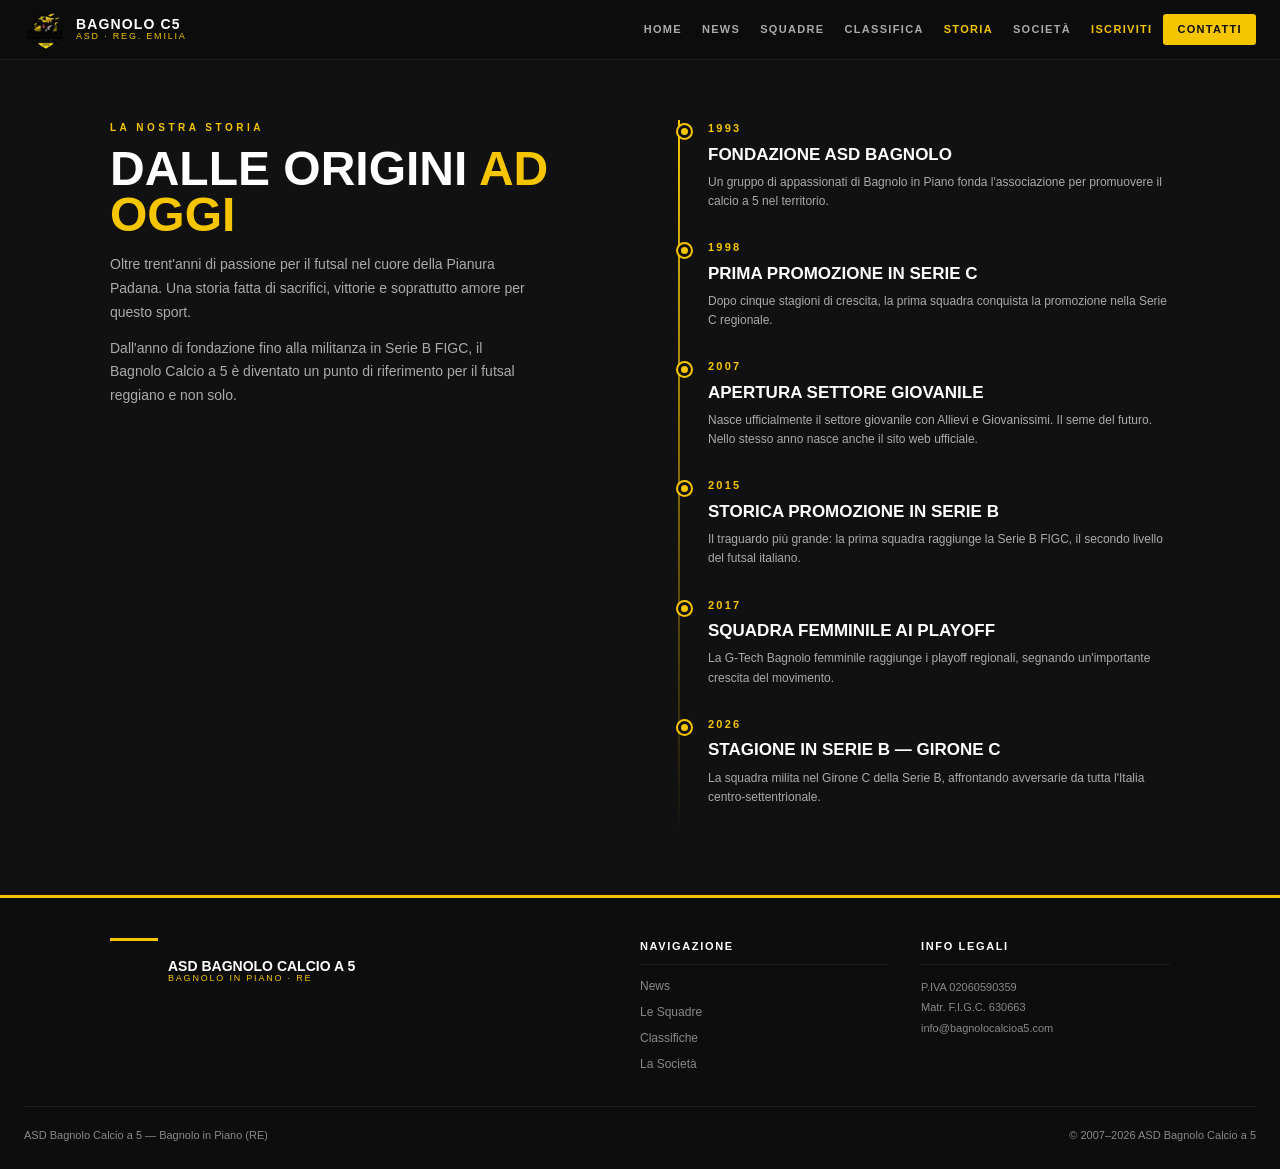
<file: storia.html>
﻿<!DOCTYPE html>
<html lang="it">

<head>
  <meta charset="UTF-8">
  <meta name="viewport" content="width=device-width, initial-scale=1.0">
  <meta http-equiv="Content-Security-Policy"
    content="default-src 'self'; script-src 'self' 'unsafe-inline' 'unsafe-eval'; style-src 'self' 'unsafe-inline' https://fonts.googleapis.com; font-src 'self' https://fonts.gstatic.com; img-src 'self' data: https:; connect-src 'self' https://hook.eu1.make.com https://docs.google.com https://*.google.com https://*.googleusercontent.com;">
  <meta name="referrer" content="strict-origin-when-cross-origin">
  <script>
    if (window.top !== window.self) {
      window.top.location = window.self.location;
    }
  </script>
  <title>Storia — ASD Bagnolo Calcio a 5</title>
  <meta name="description"
    content="La storia dell'ASD Bagnolo Calcio a 5 dalla fondazione ad oggi. Oltre trent'anni di futsal a Bagnolo in Piano.">
  <link rel="preconnect" href="https://fonts.googleapis.com">
  <link rel="preconnect" href="https://fonts.gstatic.com" crossorigin>
  <link rel="stylesheet" href="style.css">
  <meta property="og:title" content="ASD Bagnolo Calcio a 5">
  <meta property="og:description" content="Sito ufficiale dell'ASD Bagnolo Calcio a 5. Serie B FIGC Girone C.">
  <meta property="og:image" content="https://bagnolocalcioa5.com/logo.png">
  <meta property="og:url" content="https://bagnolocalcioa5.com/">
  <meta property="og:type" content="website">
</head>

<body>

  <!-- NAV -->
  <nav class="nav">
    <a href="index.html" class="logo">
      <img src="logo.png" alt="ASD Bagnolo C5" class="logo-img">
      <div class="logotext">Bagnolo C5 <small>ASD · REG. EMILIA</small></div>
    </a>
    <button class="hamburger" aria-label="Menu"><span></span><span></span><span></span></button>
    <div class="navlinks">
      <a href="index.html">Home</a>
      <a href="news.html">News</a>
      <a href="squadre.html">Squadre</a>
      <a href="classifica.html">Classifica</a>
      <a href="storia.html">Storia</a>
      <a href="societa.html">Società</a>
      <a href="iscrizione.html" style="color:var(--y);font-weight:bold;">Iscriviti</a>
      <a href="contatti.html" class="cta">Contatti</a>
    </div>
  </nav>

  <section style="background:var(--bg)">
    <div style="max-width:1060px;margin:0 auto;display:grid;grid-template-columns:1fr 1fr;gap:56px;align-items:start"
      class="grid-2">
      <div>
        <div class="sl">La nostra storia</div>
        <div class="st">Dalle origini <span>ad oggi</span></div>
        <p style="font-size:14px;color:var(--grl);max-width:420px;line-height:1.7;margin-top:16px">Oltre trent'anni di
          passione per il futsal nel cuore della Pianura Padana. Una storia fatta di sacrifici, vittorie e soprattutto
          amore per questo sport.</p>
        <p style="font-size:14px;color:var(--grl);max-width:420px;line-height:1.7;margin-top:12px">Dall'anno di
          fondazione fino alla militanza in Serie B FIGC, il Bagnolo Calcio a 5 è diventato un punto di riferimento per
          il futsal reggiano e non solo.</p>
      </div>
      <div style="position:relative;padding-left:36px">
        <div class="timeline-line"></div>
        <div id="timeline-items"></div>
      </div>
    </div>
  </section>

  <!-- FOOTER -->
  <footer class="footer">
    <div
      style="max-width:1060px;margin:0 auto;display:grid;grid-template-columns:2fr 1fr 1fr;gap:32px;margin-bottom:32px"
      class="grid-2">
      <div>
        <div style="display:flex;align-items:center;gap:10px;margin-bottom:14px">
          <img src="logo.png" alt="ASD Bagnolo C5" class="logo-img footer">
          <div
            style="font-family:var(--fd);font-weight:800;font-size:14px;text-transform:uppercase;color:#fff;line-height:1.1">
            ASD Bagnolo Calcio a 5<div style="font-size:9px;font-weight:400;color:var(--y);letter-spacing:.2em">BAGNOLO
              IN PIANO · RE</div>
          </div>
        </div>
      </div>
      <div>
        <div
          style="font-family:var(--fd);font-weight:800;font-size:11px;letter-spacing:.15em;text-transform:uppercase;color:#fff;margin-bottom:12px;padding-bottom:8px;border-bottom:1px solid var(--bd)">
          Navigazione</div>
        <div style="display:flex;flex-direction:column;gap:7px">
          <a href="news.html" style="font-size:12px;color:var(--gr)">News</a>
          <a href="squadre.html" style="font-size:12px;color:var(--gr)">Le Squadre</a>
          <a href="classifica.html" style="font-size:12px;color:var(--gr)">Classifiche</a>
          <a href="societa.html" style="font-size:12px;color:var(--gr)">La Società</a>
        </div>
      </div>
      <div>
        <div
          style="font-family:var(--fd);font-weight:800;font-size:11px;letter-spacing:.15em;text-transform:uppercase;color:#fff;margin-bottom:12px;padding-bottom:8px;border-bottom:1px solid var(--bd)">
          Info Legali</div>
        <div style="font-size:11px;color:var(--gr);line-height:1.9">P.IVA 02060590359<br>Matr. F.I.G.C.
          630663<br>info@bagnolocalcioa5.com</div>
      </div>
    </div>
    <div
      style="border-top:1px solid var(--bd);padding-top:20px;display:flex;justify-content:space-between;flex-wrap:wrap;gap:8px">
      <div style="font-size:11px;color:var(--gr)">ASD Bagnolo Calcio a 5 — Bagnolo in Piano (RE)</div>
      <div style="font-size:11px;color:var(--gr)">© 2007–2026 ASD Bagnolo Calcio a 5</div>
    </div>
  </footer>

  <script src="main.js"></script>
</body>

</html>
</file>
<file: style.css>
/* ===================================
   ASD Bagnolo Calcio a 5 — Stylesheet
   =================================== */

@import url('https://fonts.googleapis.com/css2?family=Barlow+Condensed:wght@400;600;700;800;900&family=Barlow:wght@300;400;500;600&display=swap');

* {
  box-sizing: border-box;
  margin: 0;
  padding: 0;
}

:root {
  --y: #F5C500;
  --bk: #0D0D0D;
  --bg: #111111;
  --bg2: #181818;
  --bg3: #222222;
  --gr: #888;
  --grl: #AAAAAA;
  --bd: rgba(255, 255, 255, 0.07);
  --bdy: rgba(245, 197, 0, 0.3);
  --fd: 'Barlow Condensed', sans-serif;
  --fb: 'Barlow', sans-serif;
}

body {
  background: var(--bg);
  color: #fff;
  font-family: var(--fb);
  font-size: 15px;
  line-height: 1.6;
  overflow-x: hidden;
  animation: fadeInPage 0.6s ease-out forwards;
}

@keyframes fadeInPage {
  from {
    opacity: 0;
  }

  to {
    opacity: 1;
  }
}

a {
  color: inherit;
  text-decoration: none;
}

/* ---- NAV ---- */
.nav {
  background: rgba(13, 13, 13, 0.96);
  border-bottom: 1px solid var(--bd);
  padding: 0 24px;
  height: 60px;
  display: flex;
  align-items: center;
  justify-content: space-between;
  position: sticky;
  top: 0;
  z-index: 100;
  backdrop-filter: blur(12px);
  -webkit-backdrop-filter: blur(12px);
}

.logo {
  display: flex;
  align-items: center;
  gap: 10px;
  cursor: pointer;
}

.logo-img {
  width: 42px;
  height: 42px;
  object-fit: contain;
  flex-shrink: 0;
}

.logo-img.large {
  width: 120px;
  height: 120px;
  filter: drop-shadow(0 4px 20px rgba(245, 197, 0, .3));
  margin-bottom: 16px;
}

.logo-img.footer {
  width: 44px;
  height: 44px;
}

.logotext {
  font-family: var(--fd);
  font-weight: 800;
  font-size: 14px;
  letter-spacing: .08em;
  text-transform: uppercase;
  color: #fff;
  line-height: 1.1;
}

.logotext small {
  display: block;
  font-size: 9px;
  font-weight: 400;
  color: var(--y);
  letter-spacing: .2em;
}

.navlinks {
  display: flex;
  gap: 2px;
  align-items: center;
}

.navlinks a {
  font-family: var(--fd);
  font-weight: 700;
  font-size: 11px;
  letter-spacing: .12em;
  text-transform: uppercase;
  color: var(--grl);
  padding: 6px 9px;
  border-radius: 3px;
  transition: color .2s;
}

.navlinks a:hover:not(.cta),
.navlinks a.active:not(.cta) {
  color: var(--y);
}

.navlinks .cta {
  background: var(--y);
  color: var(--bk);
  padding: 7px 14px;
}

.navlinks .cta:hover {
  color: var(--bk);
  opacity: .9;
}

/* ---- HAMBURGER MOBILE ---- */
.hamburger {
  display: none;
  flex-direction: column;
  gap: 5px;
  cursor: pointer;
  background: none;
  border: none;
  padding: 4px;
}

.hamburger span {
  display: block;
  width: 24px;
  height: 2px;
  background: #fff;
  border-radius: 2px;
  transition: transform .3s ease, opacity .3s ease, background .2s;
}

/* Hamburger → X animazione */
.hamburger[aria-expanded="true"] span:nth-child(1) {
  transform: translateY(7px) rotate(45deg);
  background: var(--y);
}

.hamburger[aria-expanded="true"] span:nth-child(2) {
  opacity: 0;
  transform: scaleX(0);
}

.hamburger[aria-expanded="true"] span:nth-child(3) {
  transform: translateY(-7px) rotate(-45deg);
  background: var(--y);
}

/* ---- SECTIONS ---- */
section {
  padding: 60px 24px;
}

.sl {
  font-family: var(--fd);
  font-weight: 700;
  font-size: 10px;
  letter-spacing: .35em;
  text-transform: uppercase;
  color: var(--y);
  margin-bottom: 10px;
}

.st {
  font-family: var(--fd);
  font-weight: 900;
  font-size: clamp(28px, 5vw, 48px);
  line-height: .95;
  text-transform: uppercase;
  color: #fff;
  margin-bottom: 16px;
}

.st span {
  color: var(--y);
}

/* ---- BUTTONS ---- */
.btn {
  font-family: var(--fd);
  font-weight: 800;
  font-size: 12px;
  letter-spacing: .15em;
  text-transform: uppercase;
  background: var(--y);
  color: var(--bk);
  border: none;
  padding: 11px 24px;
  border-radius: 3px;
  cursor: pointer;
  transition: transform .15s, box-shadow .2s;
  display: inline-block;
  text-align: center;
}

.btn:hover {
  transform: translateY(-2px);
  box-shadow: 0 6px 20px rgba(245, 197, 0, .25);
}

.bto {
  font-family: var(--fd);
  font-weight: 800;
  font-size: 12px;
  letter-spacing: .15em;
  text-transform: uppercase;
  background: transparent;
  color: #fff;
  border: 1px solid rgba(255, 255, 255, .4);
  padding: 11px 24px;
  border-radius: 3px;
  cursor: pointer;
  transition: all .2s;
  display: inline-block;
  text-align: center;
}

.bto:hover {
  border-color: var(--y);
  color: var(--y);
}

/* ---- CARDS ---- */
.card {
  background: rgba(20, 20, 20, 0.65);
  backdrop-filter: blur(16px);
  -webkit-backdrop-filter: blur(16px);
  border: 1px solid rgba(255, 255, 255, 0.07);
  box-shadow: 0 4px 30px rgba(0, 0, 0, 0.25), inset 0 1px 0 rgba(255, 255, 255, 0.04);
  border-radius: 8px;
  overflow: hidden;
  cursor: pointer;
  transition: all .35s cubic-bezier(0.25, 0.8, 0.25, 1);
  position: relative;
}

.card::before {
  content: '';
  position: absolute;
  inset: 0;
  border-radius: 8px;
  opacity: 0;
  transition: opacity .35s;
  background: radial-gradient(ellipse at top left, rgba(245, 197, 0, 0.06), transparent 60%);
  pointer-events: none;
  z-index: 0;
}

.card>* {
  position: relative;
  z-index: 1;
}

.card:hover {
  border-color: rgba(245, 197, 0, 0.45);
  transform: translateY(-6px) scale(1.01);
  box-shadow: 0 16px 48px rgba(0, 0, 0, .45), 0 0 0 1px rgba(245, 197, 0, 0.15), inset 0 1px 0 rgba(255, 255, 255, 0.06);
}

.card:hover::before {
  opacity: 1;
}

/* Card Squadre — hover 3D prospettico */
.card-squadra {
  transform-style: preserve-3d;
  perspective: 800px;
}

.card-squadra:hover {
  transform: translateY(-8px) scale(1.02);
  box-shadow: 0 20px 60px rgba(0, 0, 0, .5), 0 0 0 1px rgba(245, 197, 0, 0.3), 0 0 30px rgba(245, 197, 0, 0.08);
}

/* ---- TABLE ---- */
table {
  width: 100%;
  border-collapse: collapse;
}

thead th {
  font-family: var(--fd);
  font-weight: 700;
  font-size: 10px;
  letter-spacing: .15em;
  text-transform: uppercase;
  color: var(--gr);
  padding: 8px 10px;
  background: var(--bg3);
}

tbody tr {
  border-bottom: 1px solid var(--bd);
}

tbody tr:hover {
  background: rgba(245, 197, 0, .04);
}

tbody td {
  padding: 9px 10px;
  font-size: 13px;
  color: var(--grl);
}

/* ---- FORM ---- */
input,
select,
textarea {
  width: 100%;
  background: var(--bg3);
  border: 1px solid var(--bd);
  border-radius: 4px;
  color: #fff;
  font-family: var(--fb);
  font-size: 14px;
  padding: 10px 13px;
  outline: none;
  color-scheme: dark;
  transition: border-color .2s;
}

input:focus,
select:focus,
textarea:focus {
  border-color: var(--y);
}

textarea {
  min-height: 110px;
  resize: vertical;
}

/* ---- FOOTER ---- */
.footer {
  background: var(--bk);
  border-top: 3px solid var(--y);
  padding: 40px 24px 24px;
}

.footer a:hover {
  color: var(--y);
}

/* ---- HERO ---- */
.hero-wrap {
  background: var(--bg);
  padding: 70px 24px 50px;
  text-align: center;
  position: relative;
  overflow: hidden;
  border-bottom: 4px solid var(--y);
}

.hero-field {
  position: absolute;
  inset: 0;
  width: 100%;
  height: 100%;
  opacity: .05;
}

.hero-logo {
  margin-bottom: 20px;
}

.hero-badge {
  font-family: var(--fd);
  font-weight: 700;
  font-size: 10px;
  letter-spacing: .3em;
  text-transform: uppercase;
  color: var(--y);
  border: 1px solid var(--bdy);
  display: inline-block;
  padding: 5px 14px;
  border-radius: 2px;
  margin-bottom: 20px;
}

.hero-title {
  font-family: var(--fd);
  font-weight: 900;
  font-size: clamp(48px, 11vw, 88px);
  line-height: .9;
  text-transform: uppercase;
}

.hero-sub {
  font-family: var(--fd);
  font-weight: 400;
  font-size: 13px;
  letter-spacing: .2em;
  text-transform: uppercase;
  color: var(--grl);
  margin-bottom: 32px;
}

.hero-bar {
  background: var(--y);
  border-radius: 6px;
  padding: 14px 20px;
  display: inline-flex;
  gap: 28px;
  flex-wrap: wrap;
  justify-content: center;
}

.hero-bar-label {
  font-family: var(--fd);
  font-weight: 700;
  font-size: 9px;
  letter-spacing: .25em;
  text-transform: uppercase;
  color: rgba(0, 0, 0, .5);
  margin-bottom: 3px;
}

.hero-bar-value {
  font-family: var(--fd);
  font-weight: 900;
  font-size: 17px;
  color: var(--bk);
}

.hero-bar-tag {
  background: var(--bk);
  color: var(--y);
  font-family: var(--fd);
  font-weight: 700;
  font-size: 9px;
  letter-spacing: .15em;
  text-transform: uppercase;
  padding: 2px 7px;
  border-radius: 2px;
}

.hero-bar-tag.loss {
  background: #3a1a1a;
  color: #f87171;
}

/* ---- BADGE RISULTATO ---- */
.badge-v {
  background: #1a3a1a;
  color: #4ade80;
  font-size: 9px;
  font-family: var(--fd);
  font-weight: 800;
  padding: 2px 6px;
  border-radius: 2px;
}

.badge-n {
  background: #2a2a1a;
  color: #facc15;
  font-size: 9px;
  font-family: var(--fd);
  font-weight: 800;
  padding: 2px 6px;
  border-radius: 2px;
}

.badge-s {
  background: #3a1a1a;
  color: #f87171;
  font-size: 9px;
  font-family: var(--fd);
  font-weight: 800;
  padding: 2px 6px;
  border-radius: 2px;
}

/* ---- TIMELINE ---- */
.timeline-line {
  position: absolute;
  left: 10px;
  top: 0;
  bottom: 0;
  width: 2px;
  background: linear-gradient(to bottom, #F5C500, transparent);
}

.timeline-dot {
  position: absolute;
  left: -26px;
  top: 5px;
  width: 13px;
  height: 13px;
  border-radius: 50%;
  background: #F5C500;
  border: 3px solid #111;
  box-shadow: 0 0 0 2px #F5C500;
}

/* ---- NEWS MODAL ---- */
.news-modal-overlay {
  position: fixed;
  top: 0;
  left: 0;
  right: 0;
  bottom: 0;
  background: rgba(0, 0, 0, 0.85);
  backdrop-filter: blur(8px);
  -webkit-backdrop-filter: blur(8px);
  z-index: 1000;
  display: flex;
  align-items: center;
  justify-content: center;
  padding: 24px;
  opacity: 0;
  pointer-events: none;
  transition: opacity 0.3s ease;
}

.news-modal-overlay.active {
  opacity: 1;
  pointer-events: auto;
}

.news-modal-content {
  background: var(--bg2);
  border: 1px solid var(--bd);
  border-radius: 8px;
  width: 100%;
  max-width: 600px;
  max-height: 90vh;
  overflow-y: auto;
  position: relative;
  transform: translateY(20px);
  transition: transform 0.3s ease;
}

.news-modal-overlay.active .news-modal-content {
  transform: translateY(0);
}

.news-modal-close {
  position: absolute;
  top: 16px;
  right: 16px;
  background: rgba(0, 0, 0, 0.5);
  color: #fff;
  border: 1px solid var(--bd);
  width: 32px;
  height: 32px;
  border-radius: 50%;
  display: flex;
  align-items: center;
  justify-content: center;
  cursor: pointer;
  font-family: var(--fb);
  font-size: 18px;
  z-index: 10;
  transition: background 0.2s;
}

.news-modal-close:hover {
  background: var(--y);
  color: var(--bk);
}

.news-modal-image {
  width: 100%;
  height: auto;
  max-height: 300px;
  object-fit: cover;
  border-bottom: 1px solid var(--bd);
  display: block;
}

.news-modal-body {
  padding: 24px;
}

/* ---- PAGE HEADER ---- */
.page-header {
  display: flex;
  justify-content: space-between;
  align-items: flex-end;
  margin-bottom: 36px;
  flex-wrap: wrap;
  gap: 12px;
}

/* ---- RESPONSIVE ---- */
@media (max-width: 768px) {
  .navlinks {
    position: absolute;
    top: 60px;
    left: 0;
    right: 0;
    background: rgba(13, 13, 13, 0.98);
    backdrop-filter: blur(20px);
    -webkit-backdrop-filter: blur(20px);
    flex-direction: column;
    padding: 0 24px;
    gap: 0;
    border-bottom: 1px solid var(--bd);
    max-height: 0;
    overflow: hidden;
    transition: max-height .4s cubic-bezier(0.4, 0, 0.2, 1), padding .4s;
    display: flex;
  }

  .navlinks.open {
    max-height: 400px;
    padding: 16px 24px;
  }

  .hamburger {
    display: flex;
  }

  .hero-bar {
    flex-direction: column;
    gap: 16px;
  }

  .grid-2 {
    grid-template-columns: 1fr !important;
  }
}

/* ---- PREMIUM LOADING & DISABLED STATES ---- */
.btn-loading {
  position: relative;
  color: transparent !important;
  pointer-events: none;
}

.btn-loading::after {
  content: "";
  position: absolute;
  width: 18px;
  height: 18px;
  top: 50%;
  left: 50%;
  margin-top: -9px;
  margin-left: -9px;
  border: 2px solid transparent;
  border-top-color: currentColor;
  border-radius: 50%;
  animation: btnSpinner 0.6s linear infinite;
}

@keyframes btnSpinner {
  to {
    transform: rotate(360deg);
  }
}

button:disabled,
.btn:disabled,
.form-btn:disabled {
  opacity: 0.5 !important;
  cursor: not-allowed !important;
  transform: none !important;
  box-shadow: none !important;
}

.error-message {
  background: rgba(226, 75, 74, 0.1);
  border: 1px solid #e24b4a;
  color: #f87171;
  padding: 12px;
  border-radius: 4px;
  font-size: 13px;
  margin-top: 14px;
  line-height: 1.5;
  display: flex;
  align-items: center;
  gap: 8px;
  animation: fadeIn 0.3s ease;
}

@keyframes fadeIn {
  from {
    opacity: 0;
    transform: translateY(5px);
  }

  to {
    opacity: 1;
    transform: translateY(0);
  }
}

/* ---- SCROLL REVEAL ANIMATIONS ---- */
.reveal {
  opacity: 0;
  transform: translateY(30px);
  transition: all 0.8s cubic-bezier(0.5, 0, 0, 1);
}

.reveal.active {
  opacity: 1;
  transform: translateY(0);
}

/* ---- SKELETON LOADERS ---- */
.skeleton {
  background: #2a2a2a;
  background: linear-gradient(110deg, #2a2a2a 8%, #3a3a3a 18%, #2a2a2a 33%);
  border-radius: 4px;
  background-size: 200% 100%;
  animation: 1.5s shine linear infinite;
  color: transparent !important;
  border: none !important;
}

.skeleton * {
  visibility: hidden;
}

@keyframes shine {
  to {
    background-position-x: -200%;
  }
}

/* ---- LIGHTBOX NATIVO FOTO ---- */
.lightbox-overlay {
  position: fixed;
  inset: 0;
  background: rgba(0, 0, 0, 0.94);
  backdrop-filter: blur(10px);
  -webkit-backdrop-filter: blur(10px);
  z-index: 2000;
  display: flex;
  align-items: center;
  justify-content: center;
  opacity: 0;
  pointer-events: none;
  transition: opacity 0.3s ease;
}

.lightbox-overlay.active {
  opacity: 1;
  pointer-events: auto;
}

.lightbox-img {
  max-width: 92vw;
  max-height: 88vh;
  object-fit: contain;
  border-radius: 6px;
  box-shadow: 0 20px 80px rgba(0, 0, 0, .7);
  transform: scale(0.92);
  transition: transform 0.35s cubic-bezier(0.25, 0.8, 0.25, 1);
}

.lightbox-overlay.active .lightbox-img {
  transform: scale(1);
}

.lightbox-close {
  position: absolute;
  top: 20px;
  right: 20px;
  width: 40px;
  height: 40px;
  border-radius: 50%;
  background: rgba(255, 255, 255, 0.1);
  border: 1px solid rgba(255, 255, 255, 0.15);
  color: #fff;
  font-size: 20px;
  display: flex;
  align-items: center;
  justify-content: center;
  cursor: pointer;
  transition: background .2s;
  line-height: 1;
}

.lightbox-close:hover {
  background: var(--y);
  color: var(--bk);
  border-color: var(--y);
}

.lightbox-nav {
  position: absolute;
  top: 50%;
  transform: translateY(-50%);
  width: 44px;
  height: 44px;
  border-radius: 50%;
  background: rgba(255, 255, 255, 0.08);
  border: 1px solid rgba(255, 255, 255, 0.15);
  color: #fff;
  font-size: 20px;
  display: flex;
  align-items: center;
  justify-content: center;
  cursor: pointer;
  transition: all .2s;
  user-select: none;
}

.lightbox-nav:hover {
  background: var(--y);
  color: var(--bk);
  border-color: var(--y);
}

.lightbox-nav.prev {
  left: 16px;
}

.lightbox-nav.next {
  right: 16px;
}

.lightbox-counter {
  position: absolute;
  bottom: 20px;
  left: 50%;
  transform: translateX(-50%);
  font-family: var(--fd);
  font-size: 12px;
  color: rgba(255, 255, 255, 0.5);
  letter-spacing: .15em;
}

/* ---- ICONE SVG SQUADRE ---- */
.team-icon-wrap {
  width: 56px;
  height: 56px;
  background: rgba(245, 197, 0, 0.08);
  border: 1px solid rgba(245, 197, 0, 0.25);
  border-radius: 50%;
  display: flex;
  align-items: center;
  justify-content: center;
  margin: 0 auto 14px;
  transition: all .3s;
}

.card-squadra:hover .team-icon-wrap {
  background: rgba(245, 197, 0, 0.18);
  border-color: rgba(245, 197, 0, 0.55);
  box-shadow: 0 0 18px rgba(245, 197, 0, 0.2);
}

.team-icon-wrap svg {
  width: 28px;
  height: 28px;
  fill: var(--y);
  transition: transform .3s;
}

.card-squadra:hover .team-icon-wrap svg {
  transform: scale(1.15);
}
</file>
